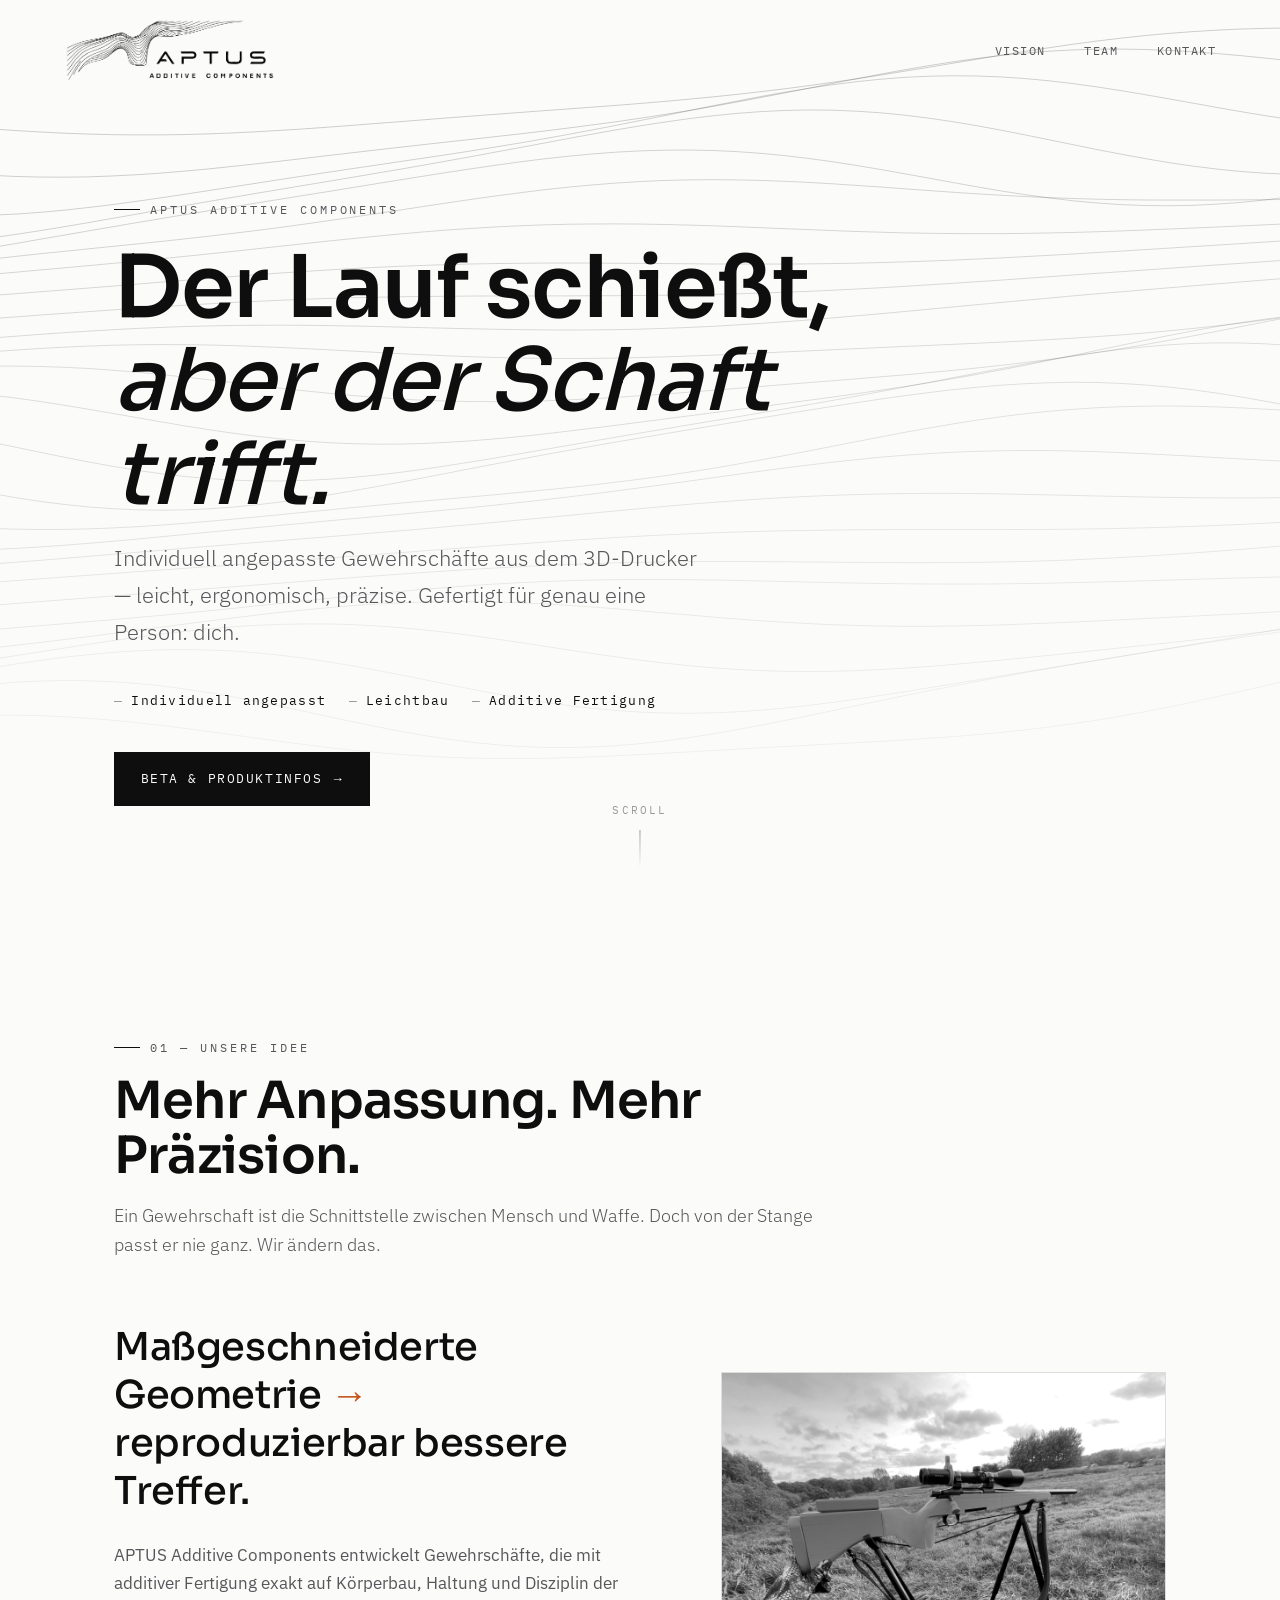
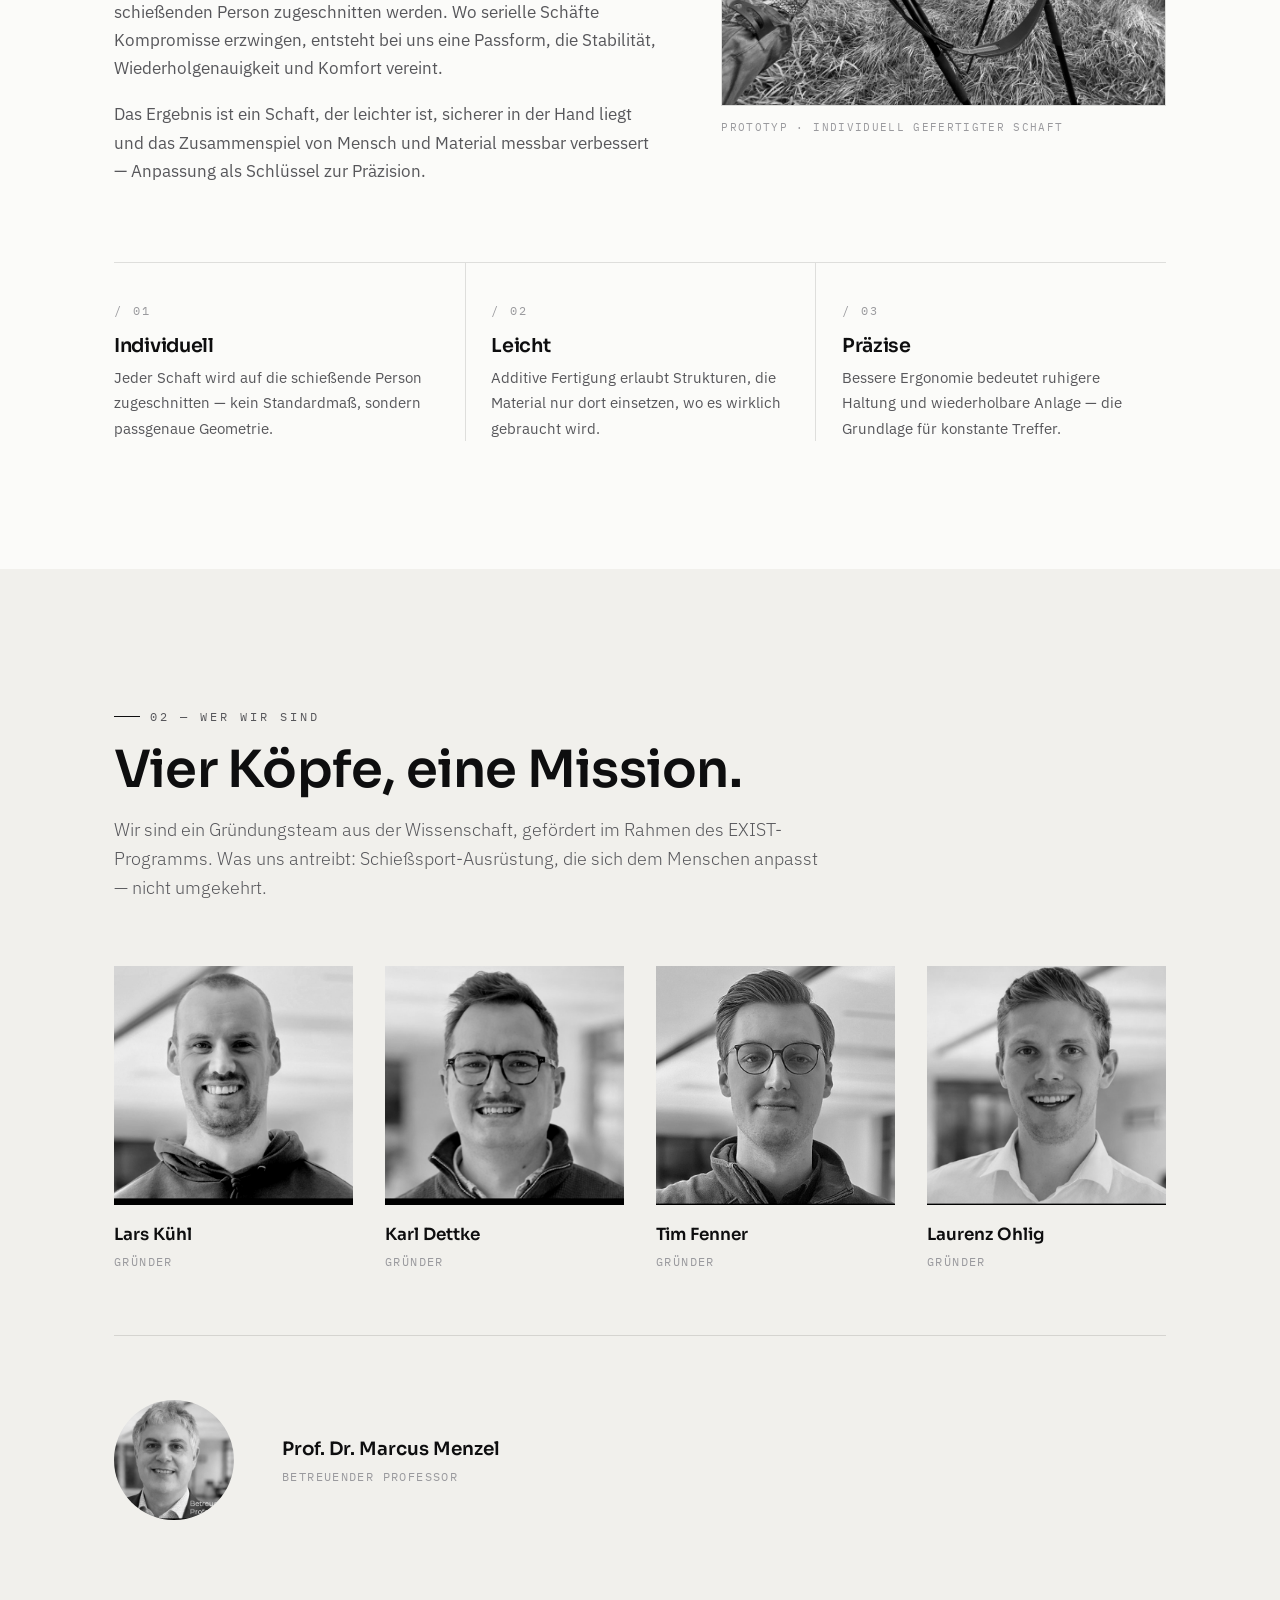
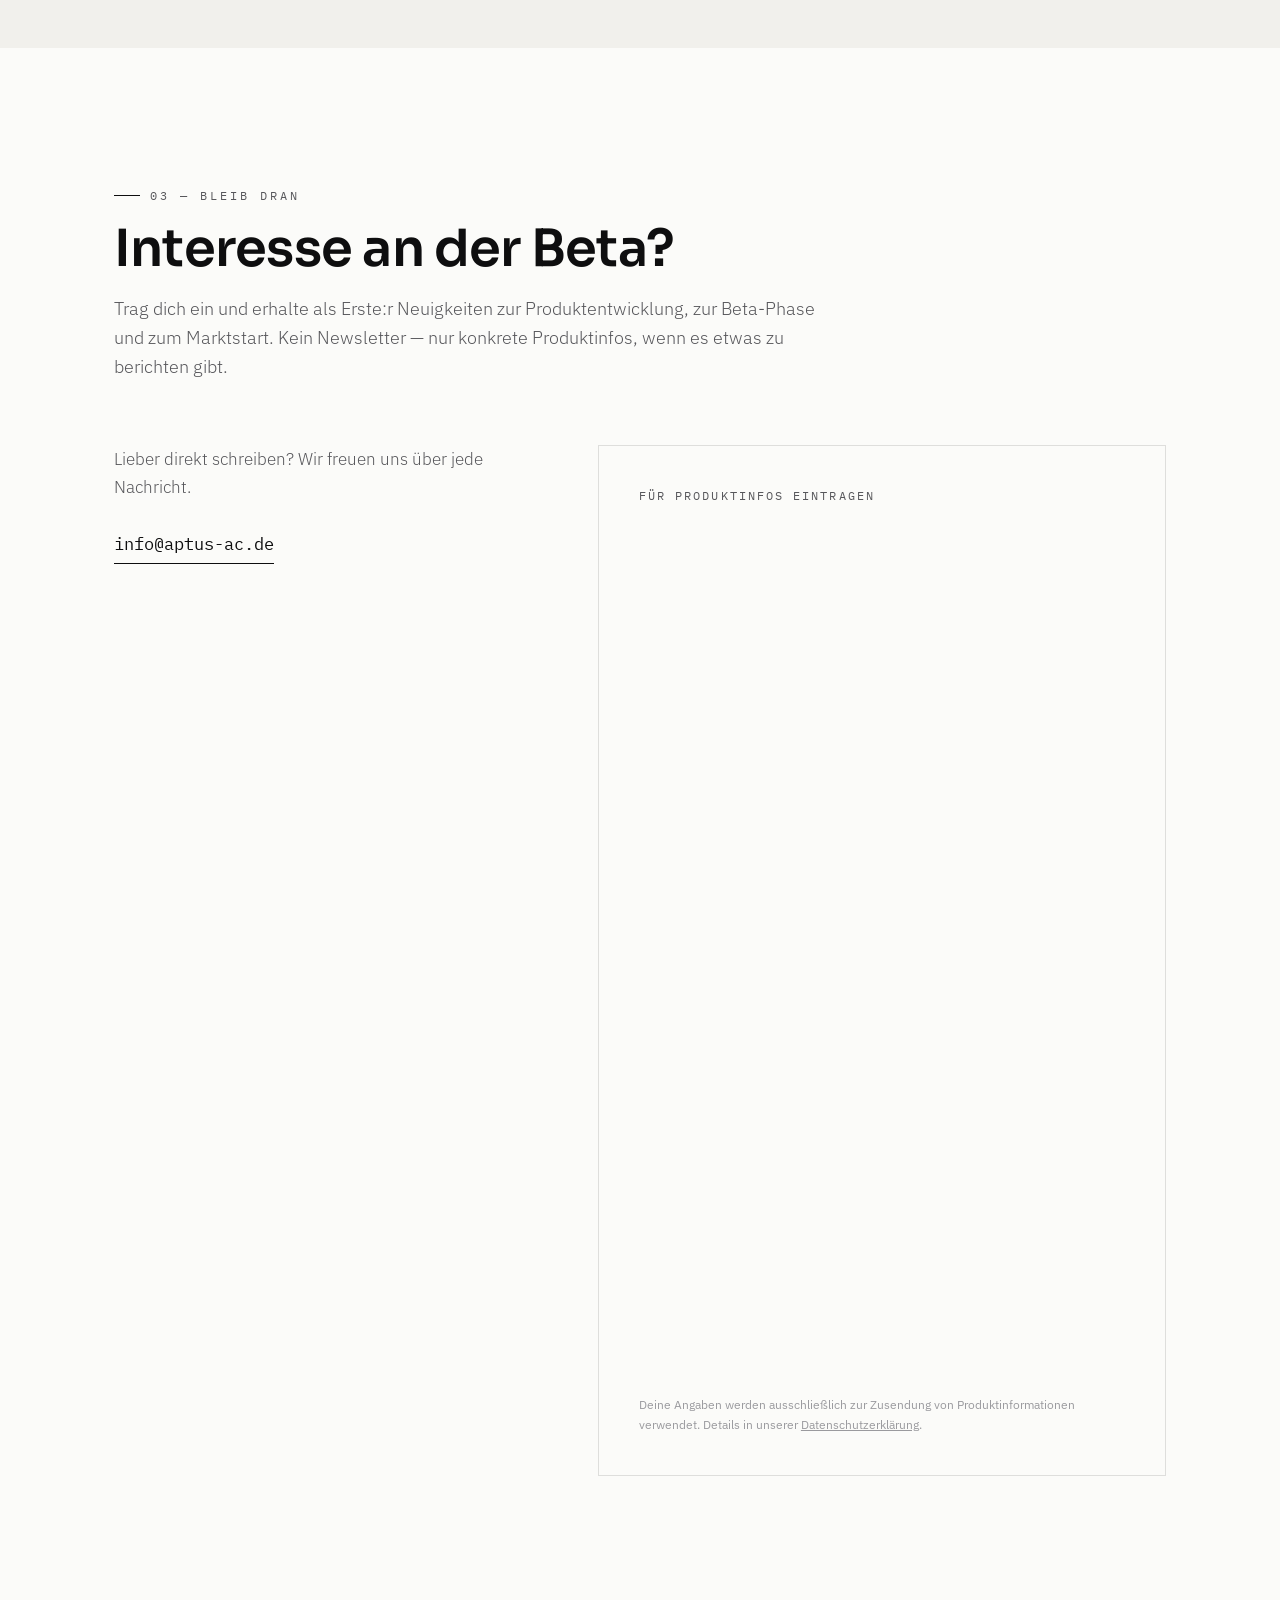
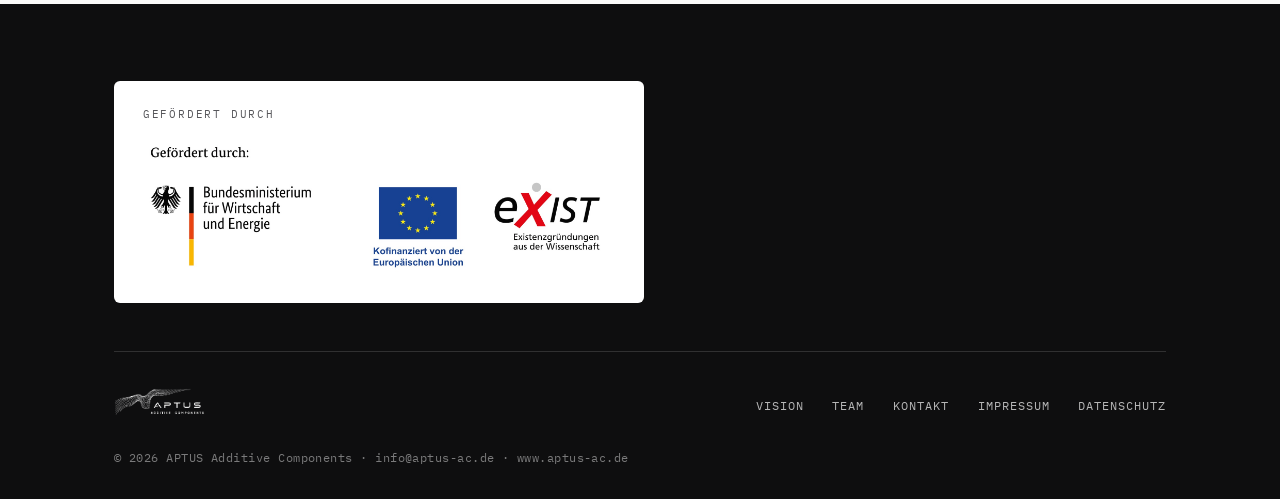
<file: index.html>
<!DOCTYPE html>
<html lang="de">
<head>
  <meta charset="UTF-8" />
  <meta name="viewport" content="width=device-width, initial-scale=1" />
  <title>APTUS · Additive Components — Individuelle 3D-gedruckte Gewehrschäfte</title>
  <meta name="description" content="APTUS Additive Components entwickelt individuell angepasste, leichte und präzise Gewehrschäfte aus dem 3D-Drucker. Der Lauf schießt, aber der Schaft trifft." />

  <!-- Social-Preview (Open Graph) -->
  <meta property="og:type" content="website" />
  <meta property="og:title" content="APTUS · Additive Components" />
  <meta property="og:description" content="Individuell angepasste, leichte und präzise Gewehrschäfte aus dem 3D-Drucker." />
  <meta property="og:image" content="images/logo.png" />

  <link rel="icon" href="images/logo.png" />

  <link rel="stylesheet" href="css/fonts.css" />

  <link rel="stylesheet" href="css/style.css" />
</head>
<body>

  <!-- ============ KOPFZEILE ============ -->
  <header class="site-header" id="header">
    <a href="#top" class="logo" aria-label="APTUS Startseite">
      <img src="images/logo.png" alt="APTUS Additive Components" />
    </a>

    <button class="nav-toggle" id="navToggle" aria-label="Menü öffnen" aria-expanded="false">
      <span></span><span></span><span></span>
    </button>

    <nav class="nav" id="nav">
      <a href="#vision">Vision</a>
      <a href="#team">Team</a>
      <a href="#kontakt">Kontakt</a>
    </nav>
  </header>

  <!-- ============ HERO ============ -->
  <section class="hero" id="top">
    <div class="hero-bg" id="heroWave" aria-hidden="true"></div>
    <div class="wrap">
      <div class="hero-inner">
        <span class="eyebrow reveal">APTUS Additive Components</span>
        <h1 class="reveal">Der Lauf schießt,<br><em>aber der Schaft trifft.</em></h1>
        <p class="lede reveal">Individuell angepasste Gewehrschäfte aus dem 3D-Drucker — leicht, ergonomisch, präzise. Gefertigt für genau eine Person: dich.</p>
        <div class="spec reveal">
          <span>Individuell angepasst</span>
          <span>Leichtbau</span>
          <span>Additive Fertigung</span>
        </div>
        <a href="#kontakt" class="btn reveal">Beta &amp; Produktinfos <span class="arr">&rarr;</span></a>
      </div>
    </div>
    <div class="scroll-cue" aria-hidden="true"><span>Scroll</span><span class="dot"></span></div>
  </section>

  <!-- ============ VISION / IDEE ============ -->
  <section class="section" id="vision">
    <div class="wrap">
      <div class="sec-head reveal">
        <span class="eyebrow">01 — Unsere Idee</span>
        <h2>Mehr Anpassung. Mehr Präzision.</h2>
        <p>Ein Gewehrschaft ist die Schnittstelle zwischen Mensch und Waffe. Doch von der Stange passt er nie ganz. Wir ändern das.</p>
      </div>

      <div class="vision-grid">
        <div class="vision-text reveal">
          <p class="vision-claim">Maßgeschneiderte Geometrie <span class="arrow">&rarr;</span> reproduzierbar bessere Treffer.</p>
          <p>APTUS Additive Components entwickelt Gewehrschäfte, die mit additiver Fertigung exakt auf Körperbau, Haltung und Disziplin der schießenden Person zugeschnitten werden. Wo serielle Schäfte Kompromisse erzwingen, entsteht bei uns eine Passform, die Stabilität, Wiederholgenauigkeit und Komfort vereint.</p>
          <p>Das Ergebnis ist ein Schaft, der leichter ist, sicherer in der Hand liegt und das Zusammenspiel von Mensch und Material messbar verbessert — Anpassung als Schlüssel zur Präzision.</p>
        </div>

        <figure class="vision-media reveal">
          <img src="images/product.jpg" alt="Individuell gefertigter Gewehrschaft von APTUS" />
          <figcaption>Prototyp · individuell gefertigter Schaft</figcaption>
        </figure>
      </div>

      <div class="features">
        <div class="feature reveal">
          <span class="num">/ 01</span>
          <h3>Individuell</h3>
          <p>Jeder Schaft wird auf die schießende Person zugeschnitten — kein Standardmaß, sondern passgenaue Geometrie.</p>
        </div>
        <div class="feature reveal">
          <span class="num">/ 02</span>
          <h3>Leicht</h3>
          <p>Additive Fertigung erlaubt Strukturen, die Material nur dort einsetzen, wo es wirklich gebraucht wird.</p>
        </div>
        <div class="feature reveal">
          <span class="num">/ 03</span>
          <h3>Präzise</h3>
          <p>Bessere Ergonomie bedeutet ruhigere Haltung und wiederholbare Anlage — die Grundlage für konstante Treffer.</p>
        </div>
      </div>
    </div>
  </section>

  <!-- ============ TEAM ============ -->
  <section class="section section--alt" id="team">
    <div class="wrap">
      <div class="sec-head reveal">
        <span class="eyebrow">02 — Wer wir sind</span>
        <h2>Vier Köpfe, eine Mission.</h2>
        <p>Wir sind ein Gründungsteam aus der Wissenschaft, gefördert im Rahmen des EXIST-Programms. Was uns antreibt: Schießsport-Ausrüstung, die sich dem Menschen anpasst — nicht umgekehrt.</p>
      </div>

      <div class="team-grid">
        <article class="member reveal">
          <figure><img src="images/team-lars.jpg" alt="Lars Kühl" /></figure>
          <div class="name">Lars Kühl</div>
          <div class="role">Gründer</div>
        </article>
        <article class="member reveal">
          <figure><img src="images/team-karl.jpg" alt="Karl Dettke" /></figure>
          <div class="name">Karl Dettke</div>
          <div class="role">Gründer</div>
        </article>
        <article class="member reveal">
          <figure><img src="images/team-tim.jpg" alt="Tim Fenner" /></figure>
          <div class="name">Tim Fenner</div>
          <div class="role">Gründer</div>
        </article>
        <article class="member reveal">
          <figure><img src="images/team-laurenz.jpg" alt="Laurenz Ohlig" /></figure>
          <div class="name">Laurenz Ohlig</div>
          <div class="role">Gründer</div>
        </article>
      </div>

      <div class="advisor reveal">
        <img src="images/team-menzel.jpg" alt="Prof. Dr. Marcus Menzel" />
        <div>
          <div class="name">Prof. Dr. Marcus Menzel</div>
          <div class="role">Betreuender Professor</div>
        </div>
      </div>
    </div>
  </section>

  <!-- ============ KONTAKT ============ -->
  <section class="section" id="kontakt">
    <div class="wrap">
      <div class="sec-head reveal">
        <span class="eyebrow">03 — Bleib dran</span>
        <h2>Interesse an der Beta?</h2>
        <p>Trag dich ein und erhalte als Erste:r Neuigkeiten zur Produktentwicklung, zur Beta-Phase und zum Marktstart. Kein Newsletter — nur konkrete Produktinfos, wenn es etwas zu berichten gibt.</p>
      </div>

      <div class="contact-grid">
        <div class="contact-info reveal">
          <p>Lieber direkt schreiben? Wir freuen uns über jede Nachricht.</p>
          <a class="contact-mail" href="mailto:info@aptus-ac.de">info@aptus-ac.de</a>
        </div>

        <div class="form-card reveal">
          <p class="form-label">Für Produktinfos eintragen</p>

          <!-- ====================================================
               HIER KOMMT DEIN TALLY-FORMULAR HIN.
               1. Lege auf tally.so ein Formular an (z. B. Feld "E-Mail").
               2. Unter  Share → Embed  bekommst du einen Code wie:
                    <iframe data-tally-src="https://tally.so/embed/XXXX..."
                            loading="lazy" width="100%" height="320"
                            frameborder="0" title="APTUS Produktinfos"></iframe>
                    <script src="https://tally.so/widgets/embed.js"></script>
               3. Lösche den Platzhalter unten und füge stattdessen
                  deinen iframe + das script hier ein.
               ==================================================== -->

          <div class="form-iframe-wrap">
            <iframe data-tally-src="https://tally.so/embed/68M7oO?alignLeft=1&hideTitle=1&transparentBackground=1&dynamicHeight=1" loading="lazy" width="100%" height="850" frameborder="0" marginheight="0" marginwidth="0" title="Kontakt Formular"></iframe>
            <script>var d=document,w="https://tally.so/widgets/embed.js",v=function(){"undefined"!=typeof Tally?Tally.loadEmbeds():d.querySelectorAll("iframe[data-tally-src]:not([src])").forEach((function(e){e.src=e.dataset.tallySrc}))};if("undefined"!=typeof Tally)v();else if(d.querySelector('script[src="'+w+'"]')==null){var s=d.createElement("script");s.src=w,s.onload=v,s.onerror=v,d.body.appendChild(s);}</script>
          </div>

          <p class="consent-note">
            Deine Angaben werden ausschließlich zur Zusendung von Produktinformationen verwendet.
            Details in unserer <a href="datenschutz.html">Datenschutzerklärung</a>.
          </p>
        </div>
      </div>
    </div>
  </section>

  <!-- ============ FUSSZEILE ============ -->
  <footer class="site-footer">
    <div class="wrap">
      <div class="footer-fund">
        <div class="fund-label">Gefördert durch</div>
        <img src="images/foerderung.png" alt="Gefördert durch das Bundesministerium für Wirtschaft und Energie, kofinanziert von der Europäischen Union, EXIST – Existenzgründungen aus der Wissenschaft" />
      </div>

      <div class="footer-main">
        <a href="#top" class="logo"><img src="images/logo-white.png" alt="APTUS Additive Components" /></a>
        <nav class="footer-links">
          <a href="#vision">Vision</a>
          <a href="#team">Team</a>
          <a href="#kontakt">Kontakt</a>
          <a href="impressum.html">Impressum</a>
          <a href="datenschutz.html">Datenschutz</a>
        </nav>
      </div>
      <p class="footer-copy">© <span id="year"></span> APTUS Additive Components · info@aptus-ac.de · www.aptus-ac.de</p>
    </div>
  </footer>

  <script src="js/main.js"></script>
</body>
</html>
</file>
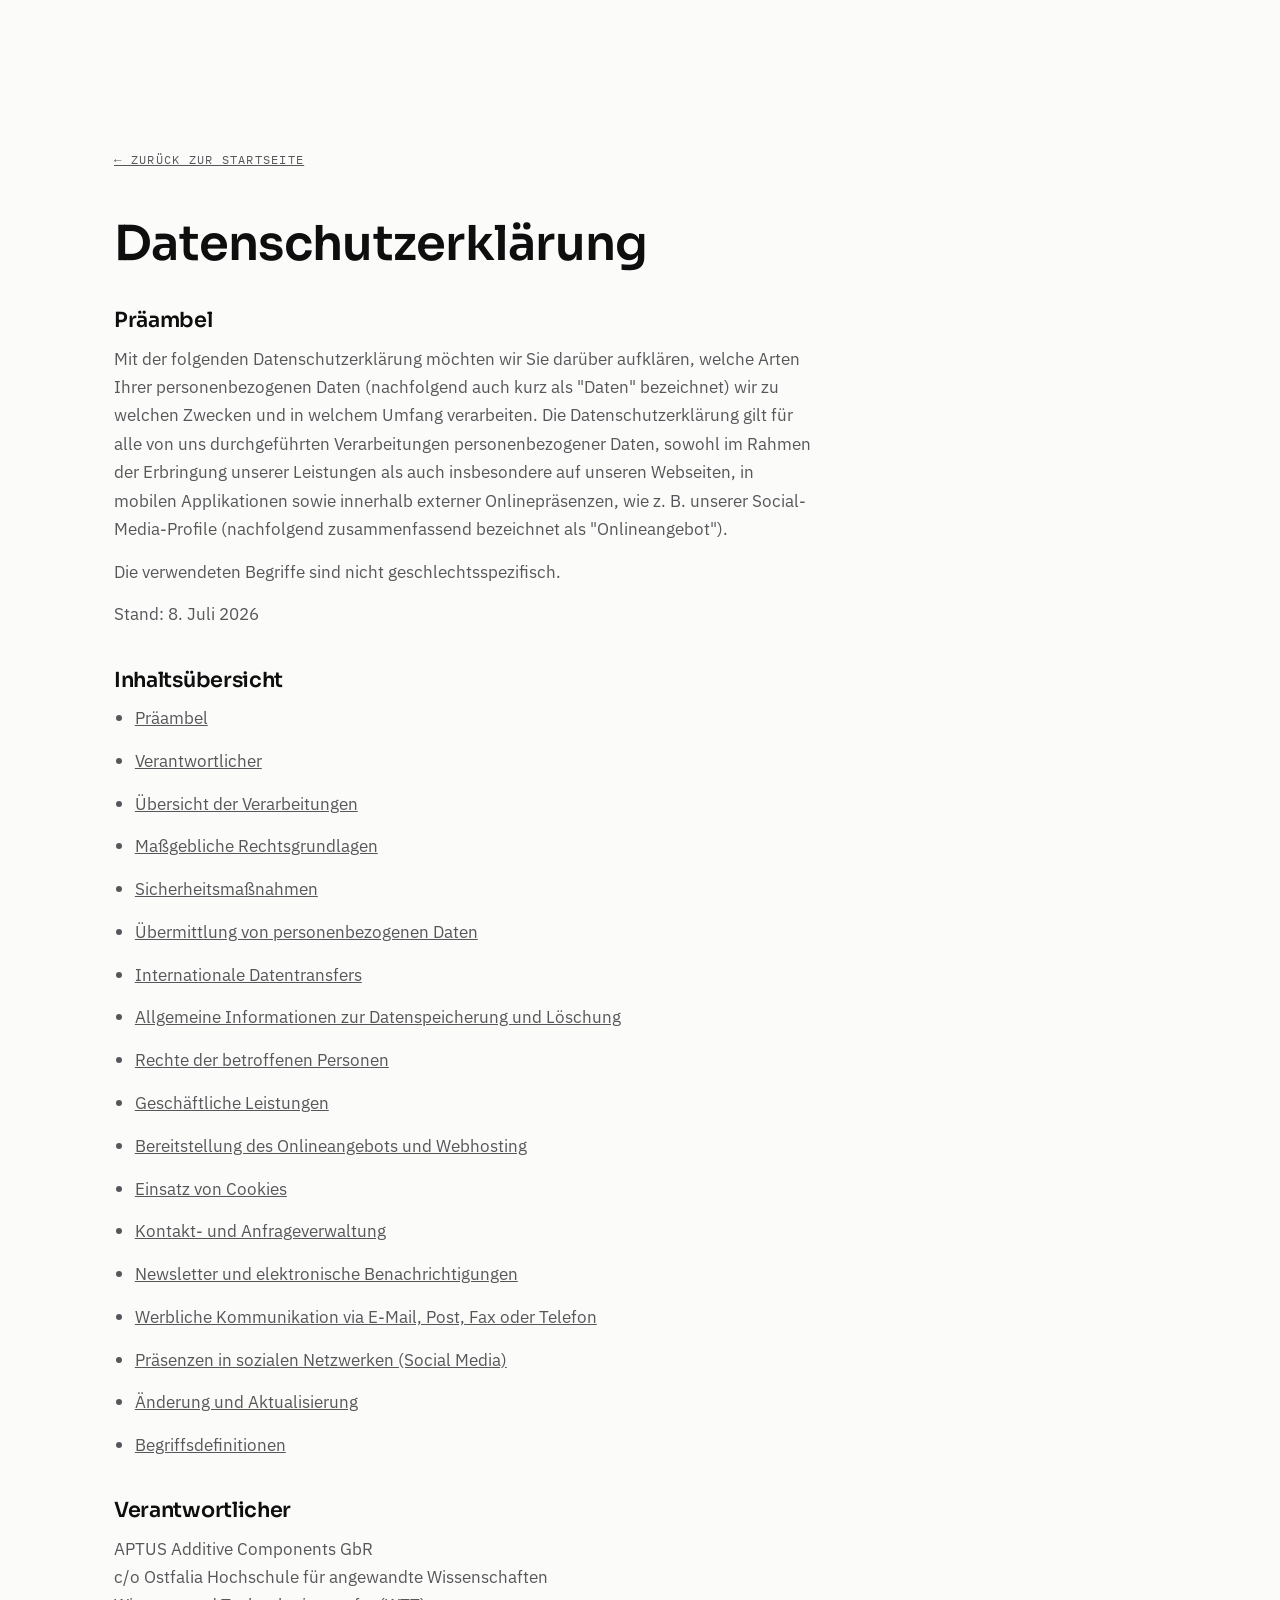
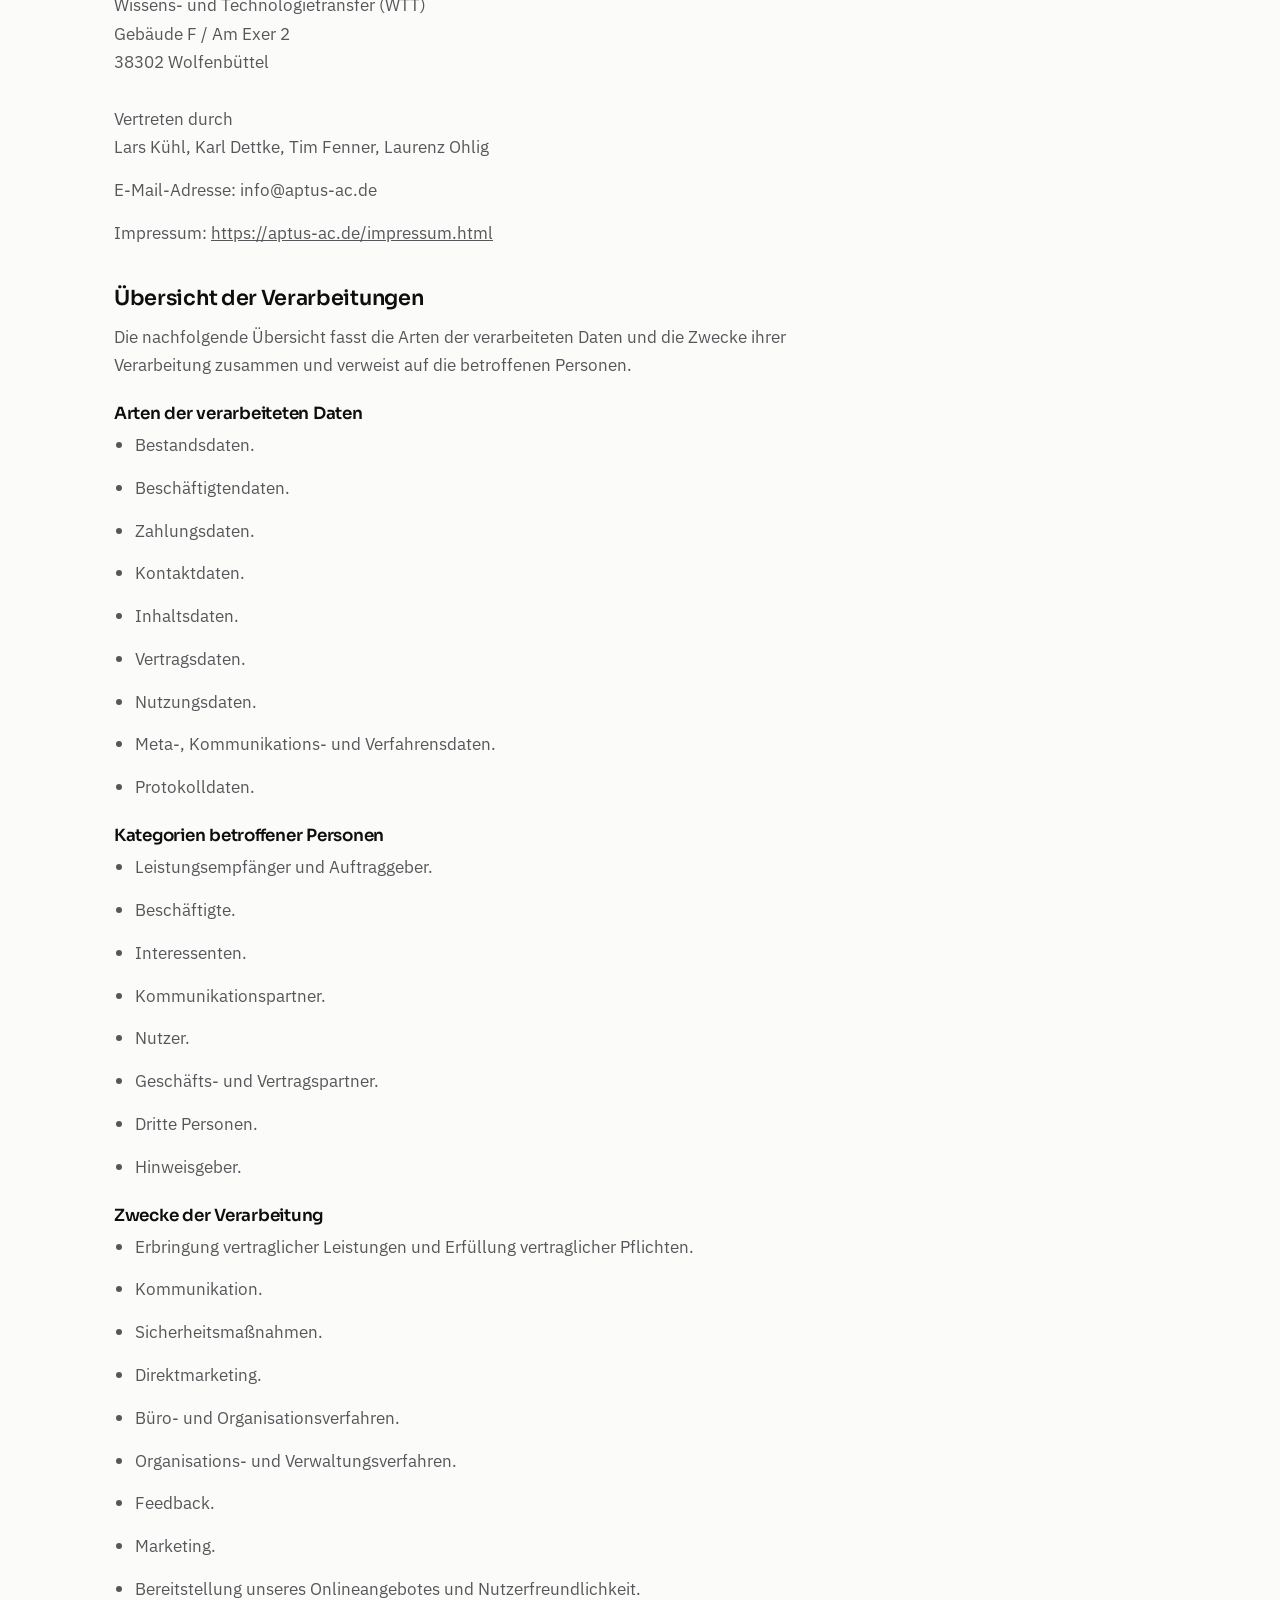
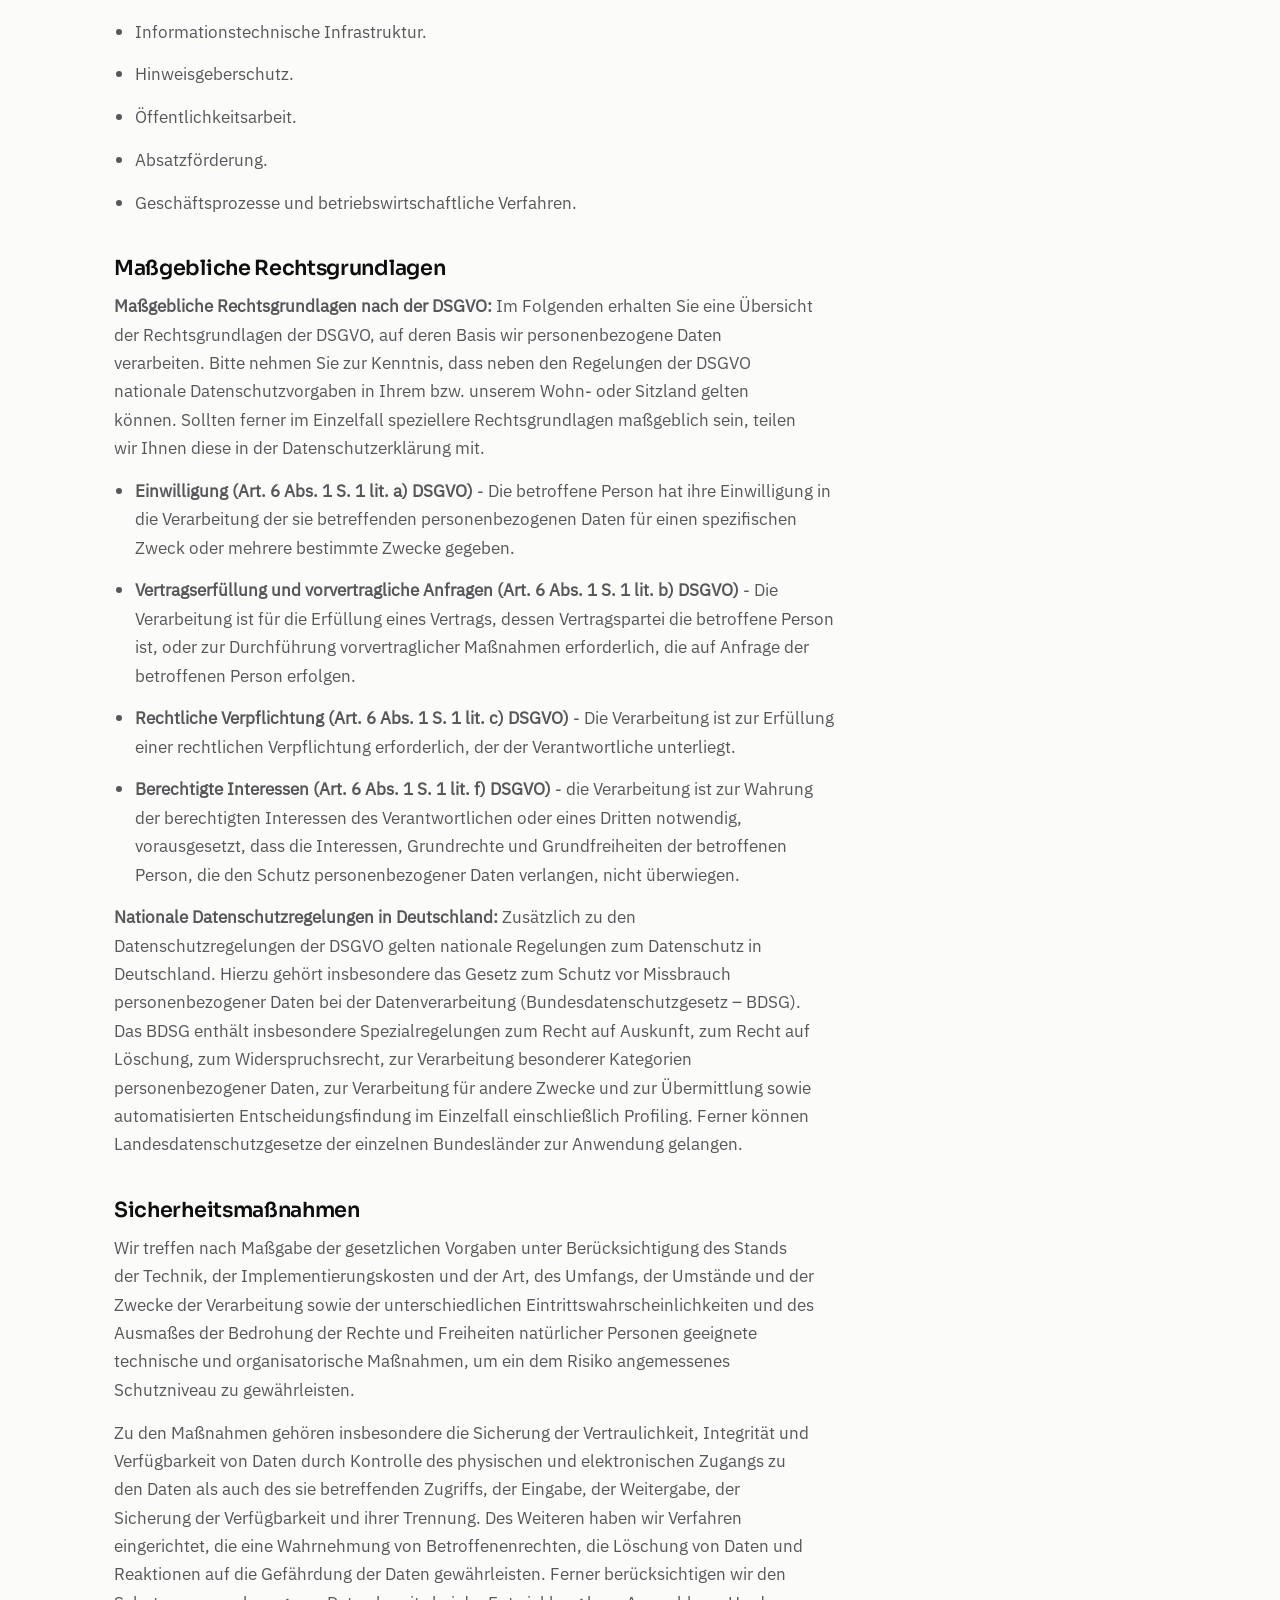
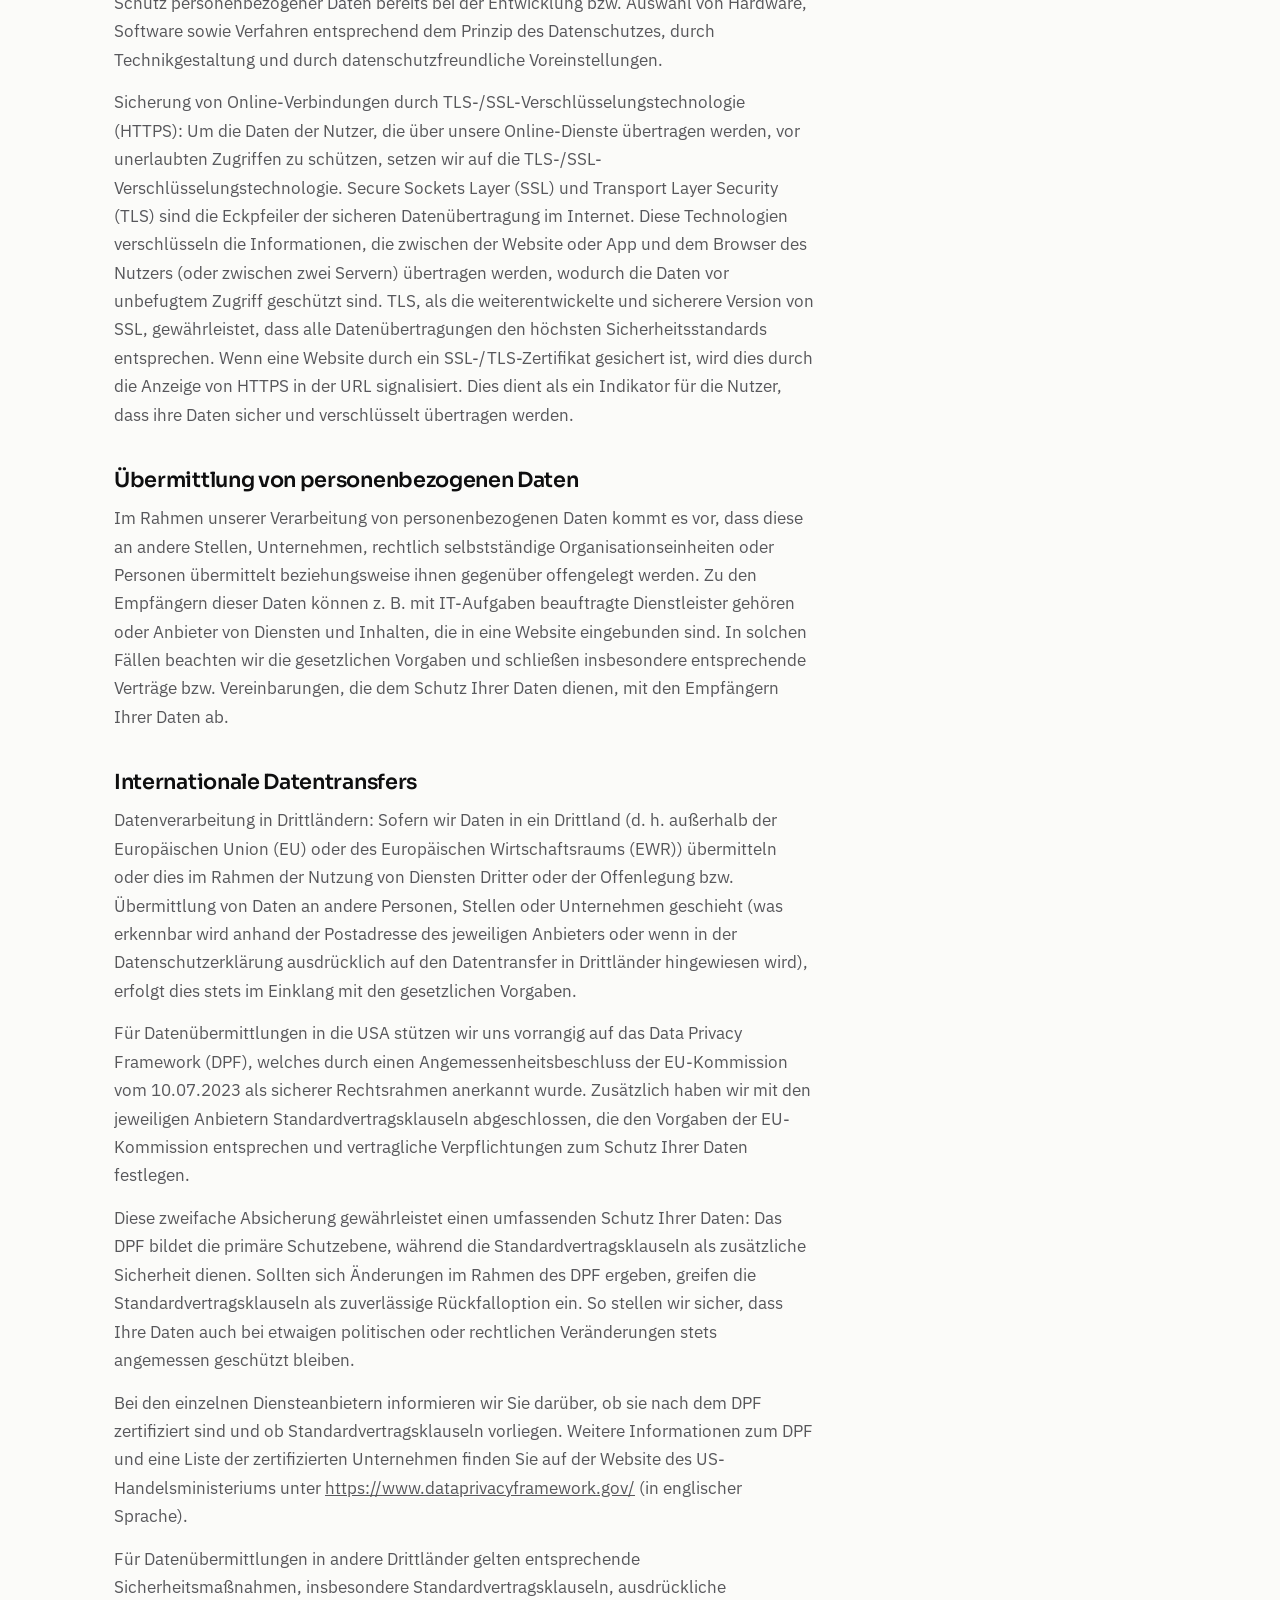
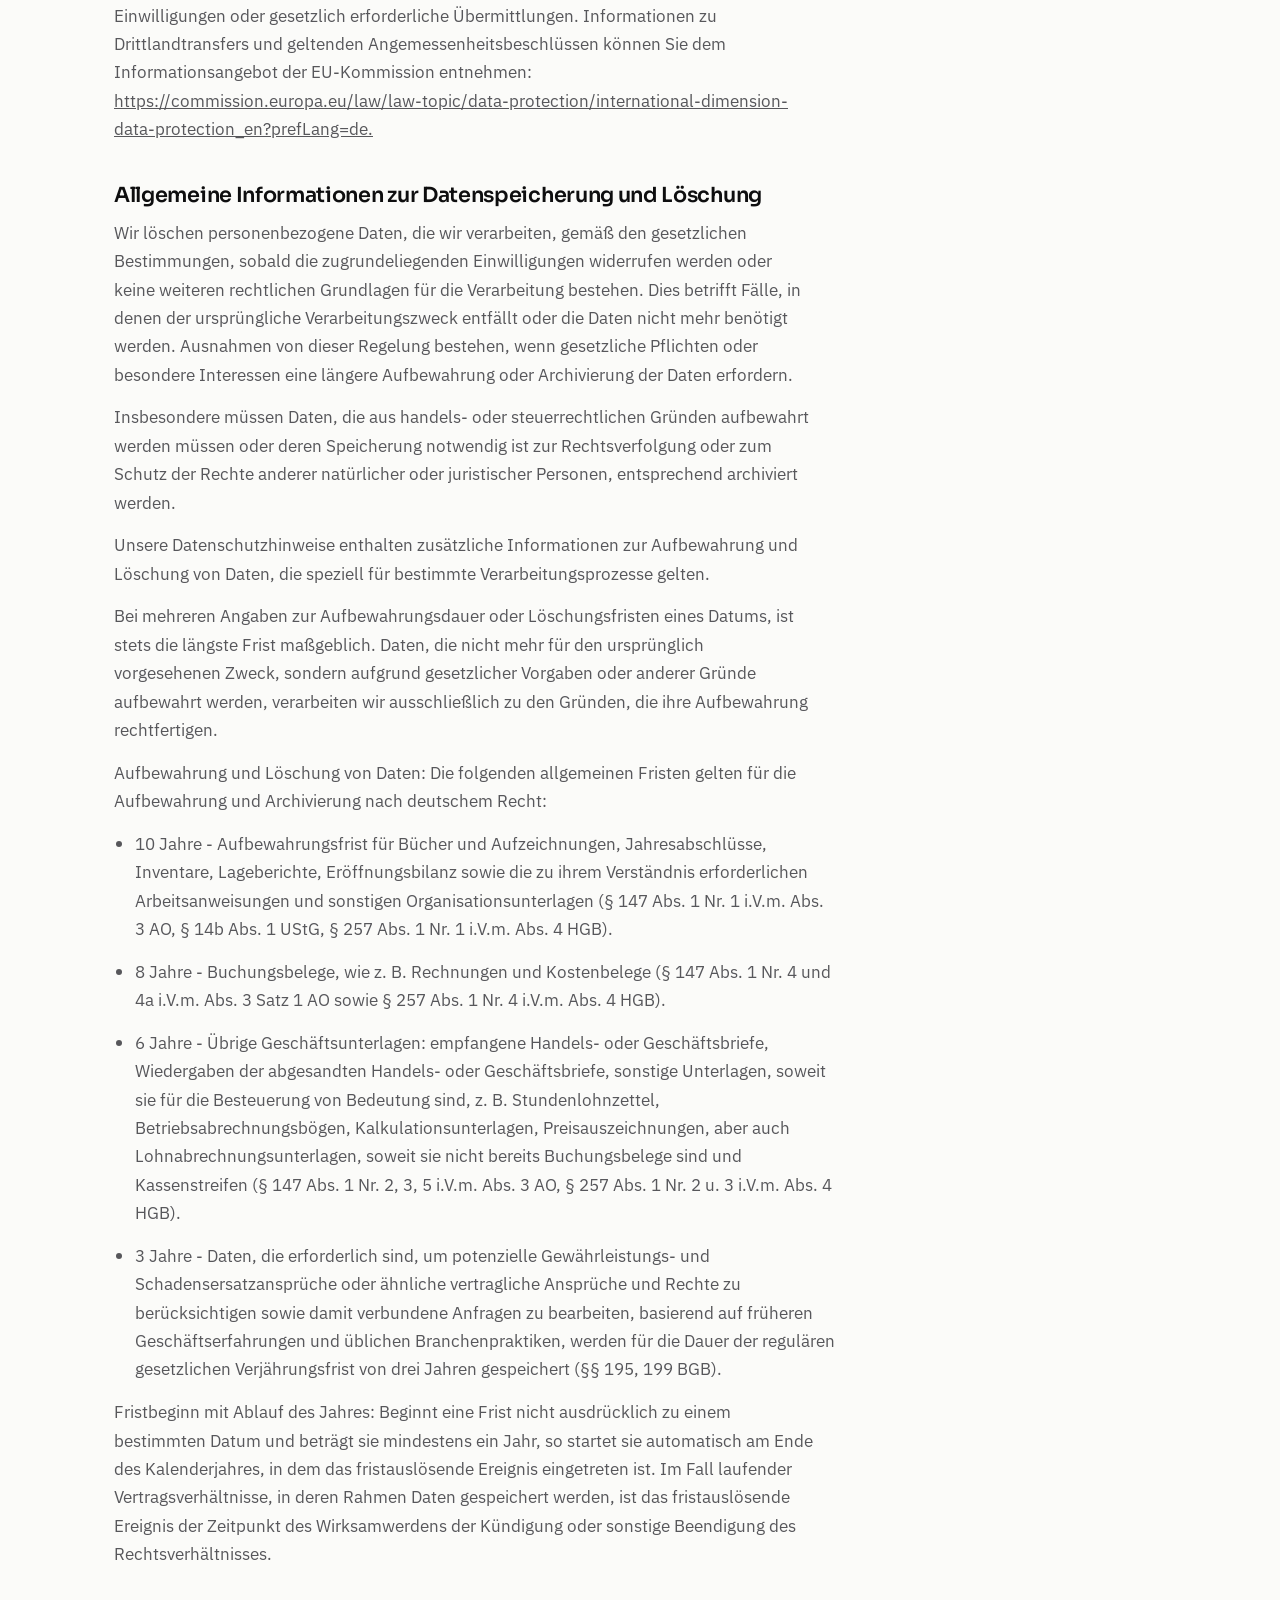
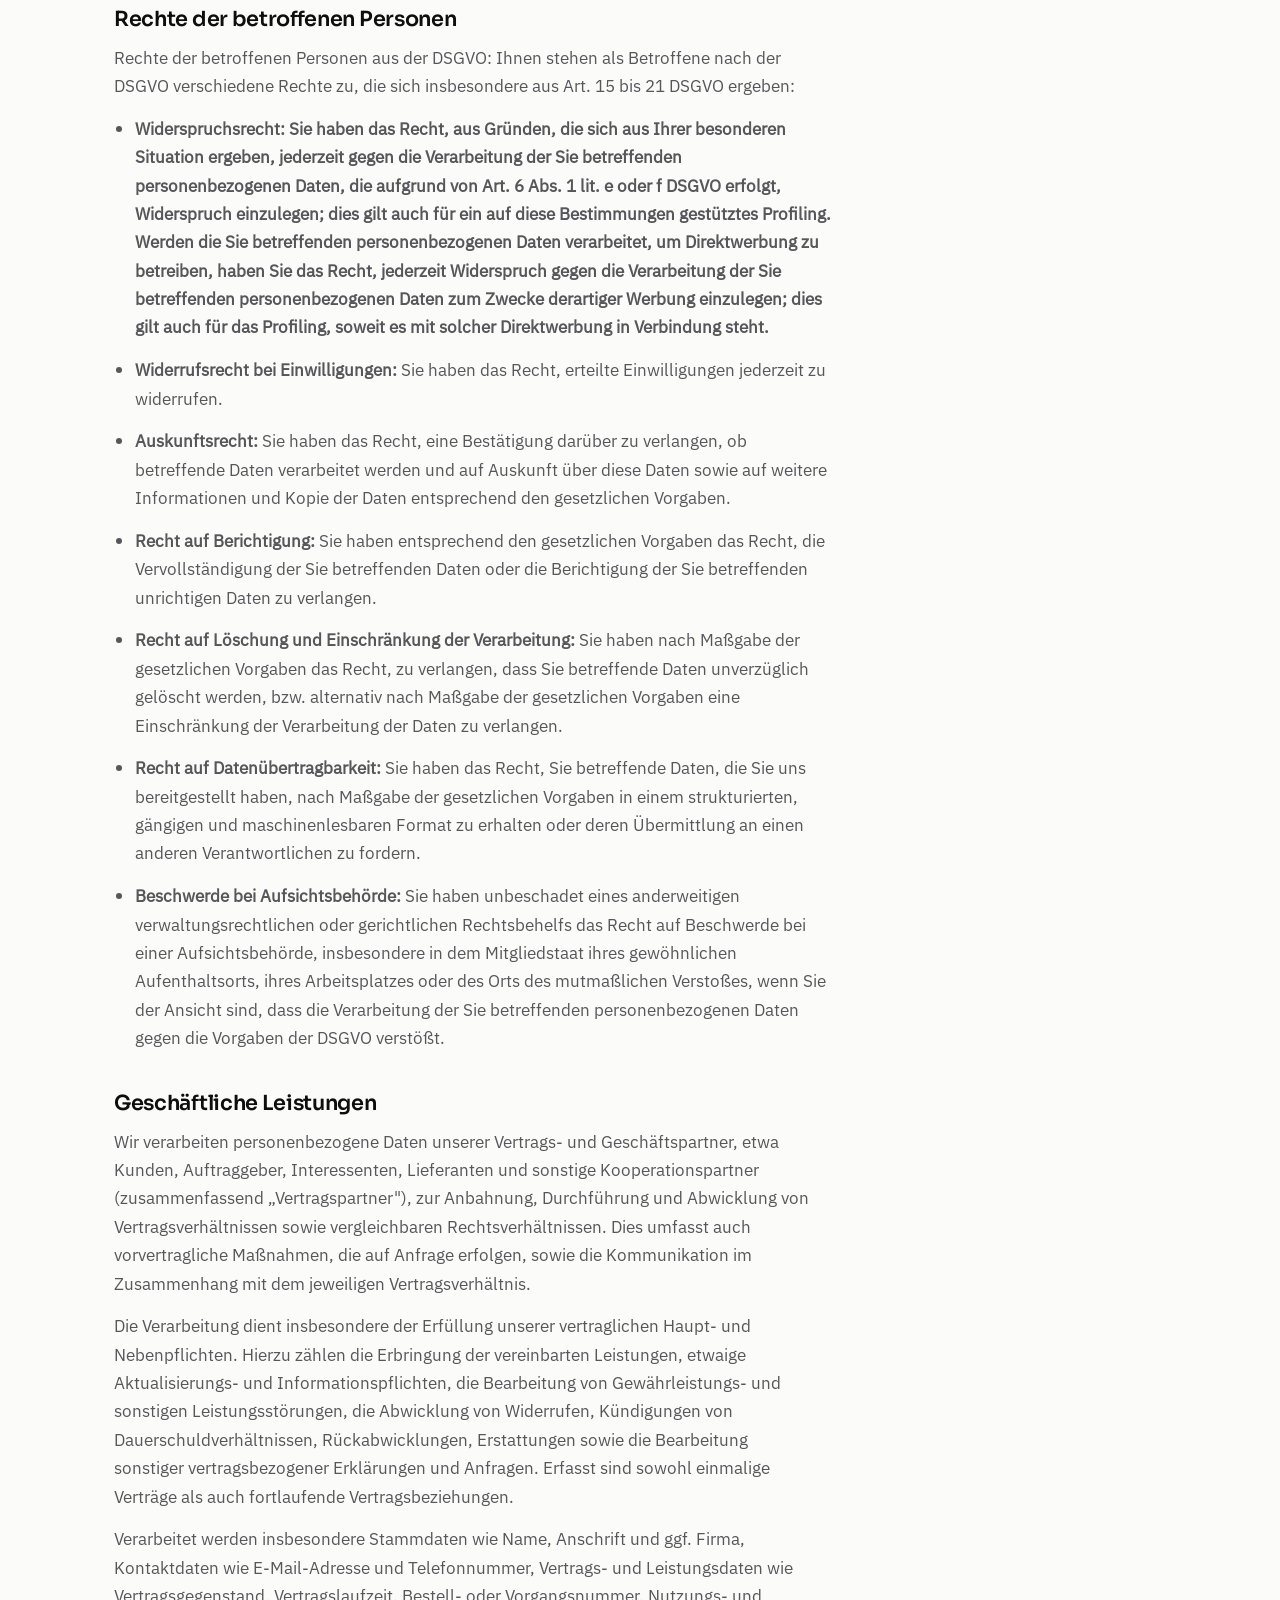
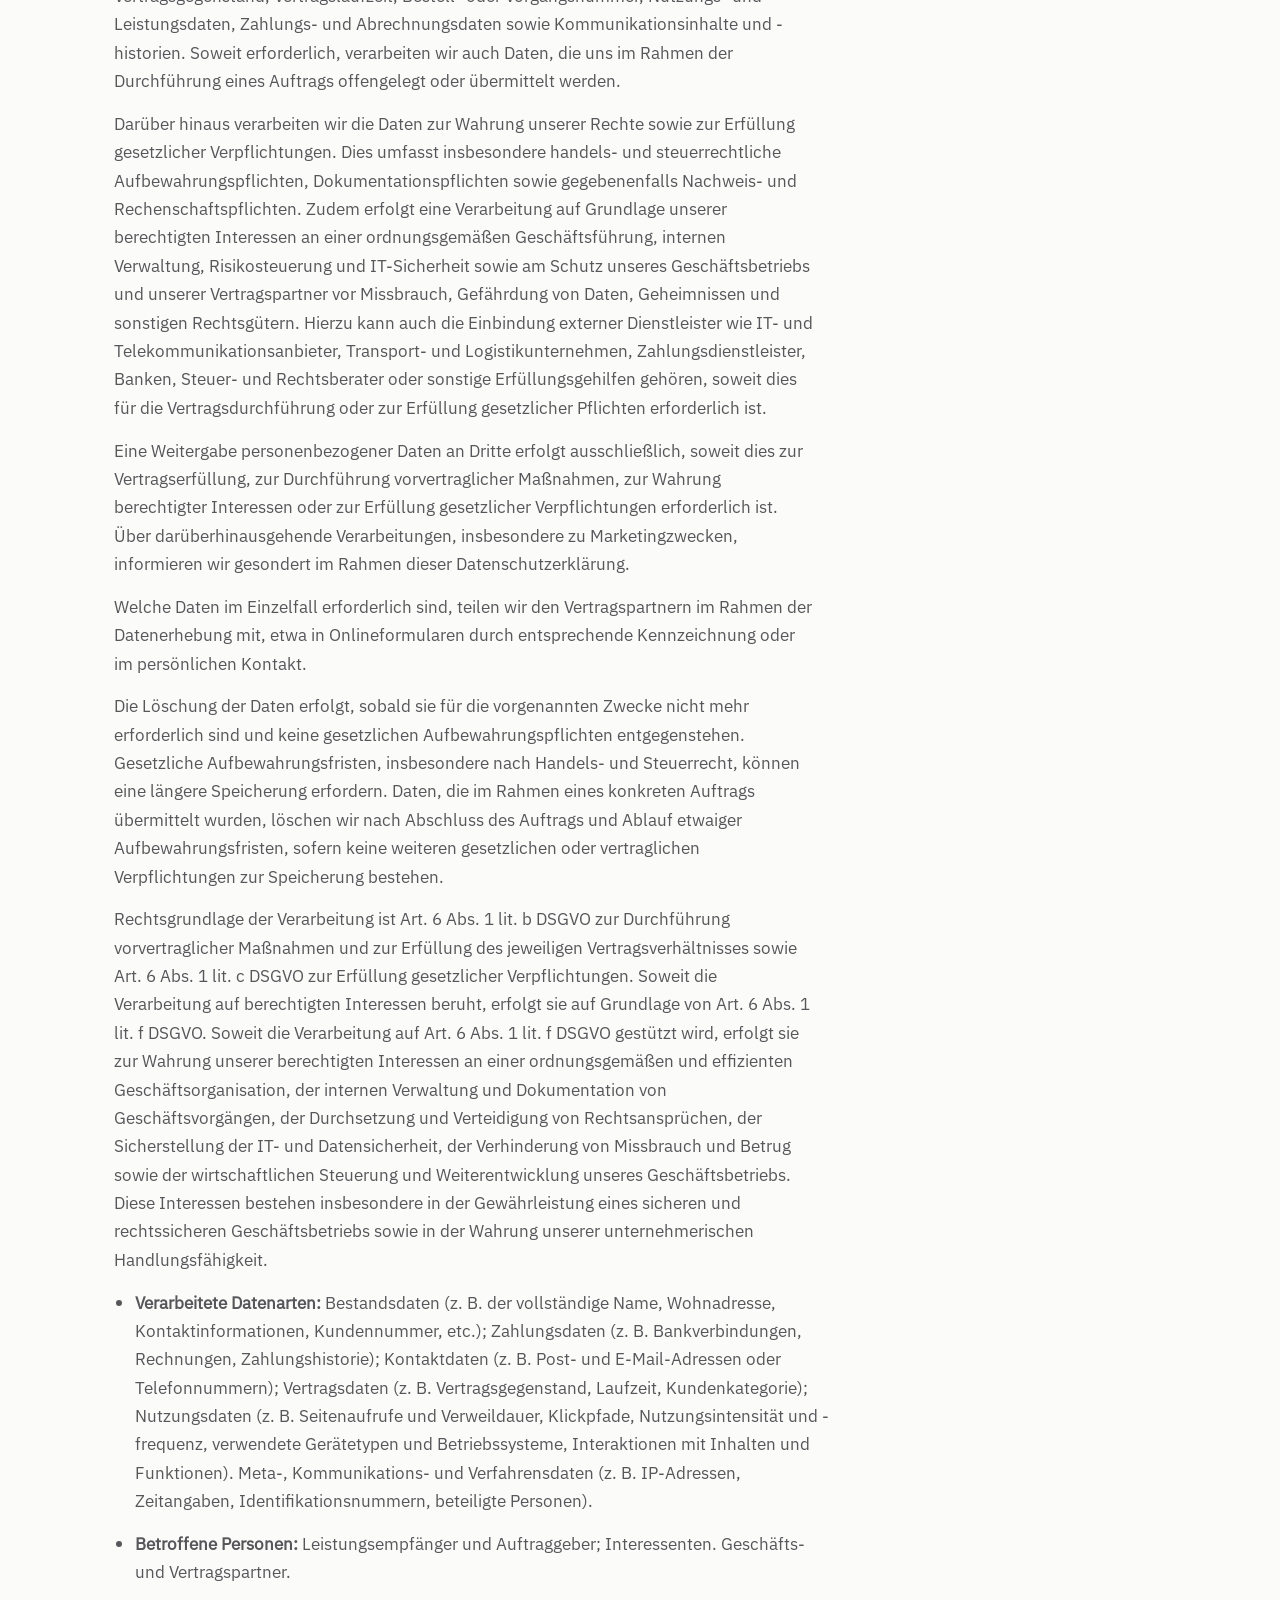
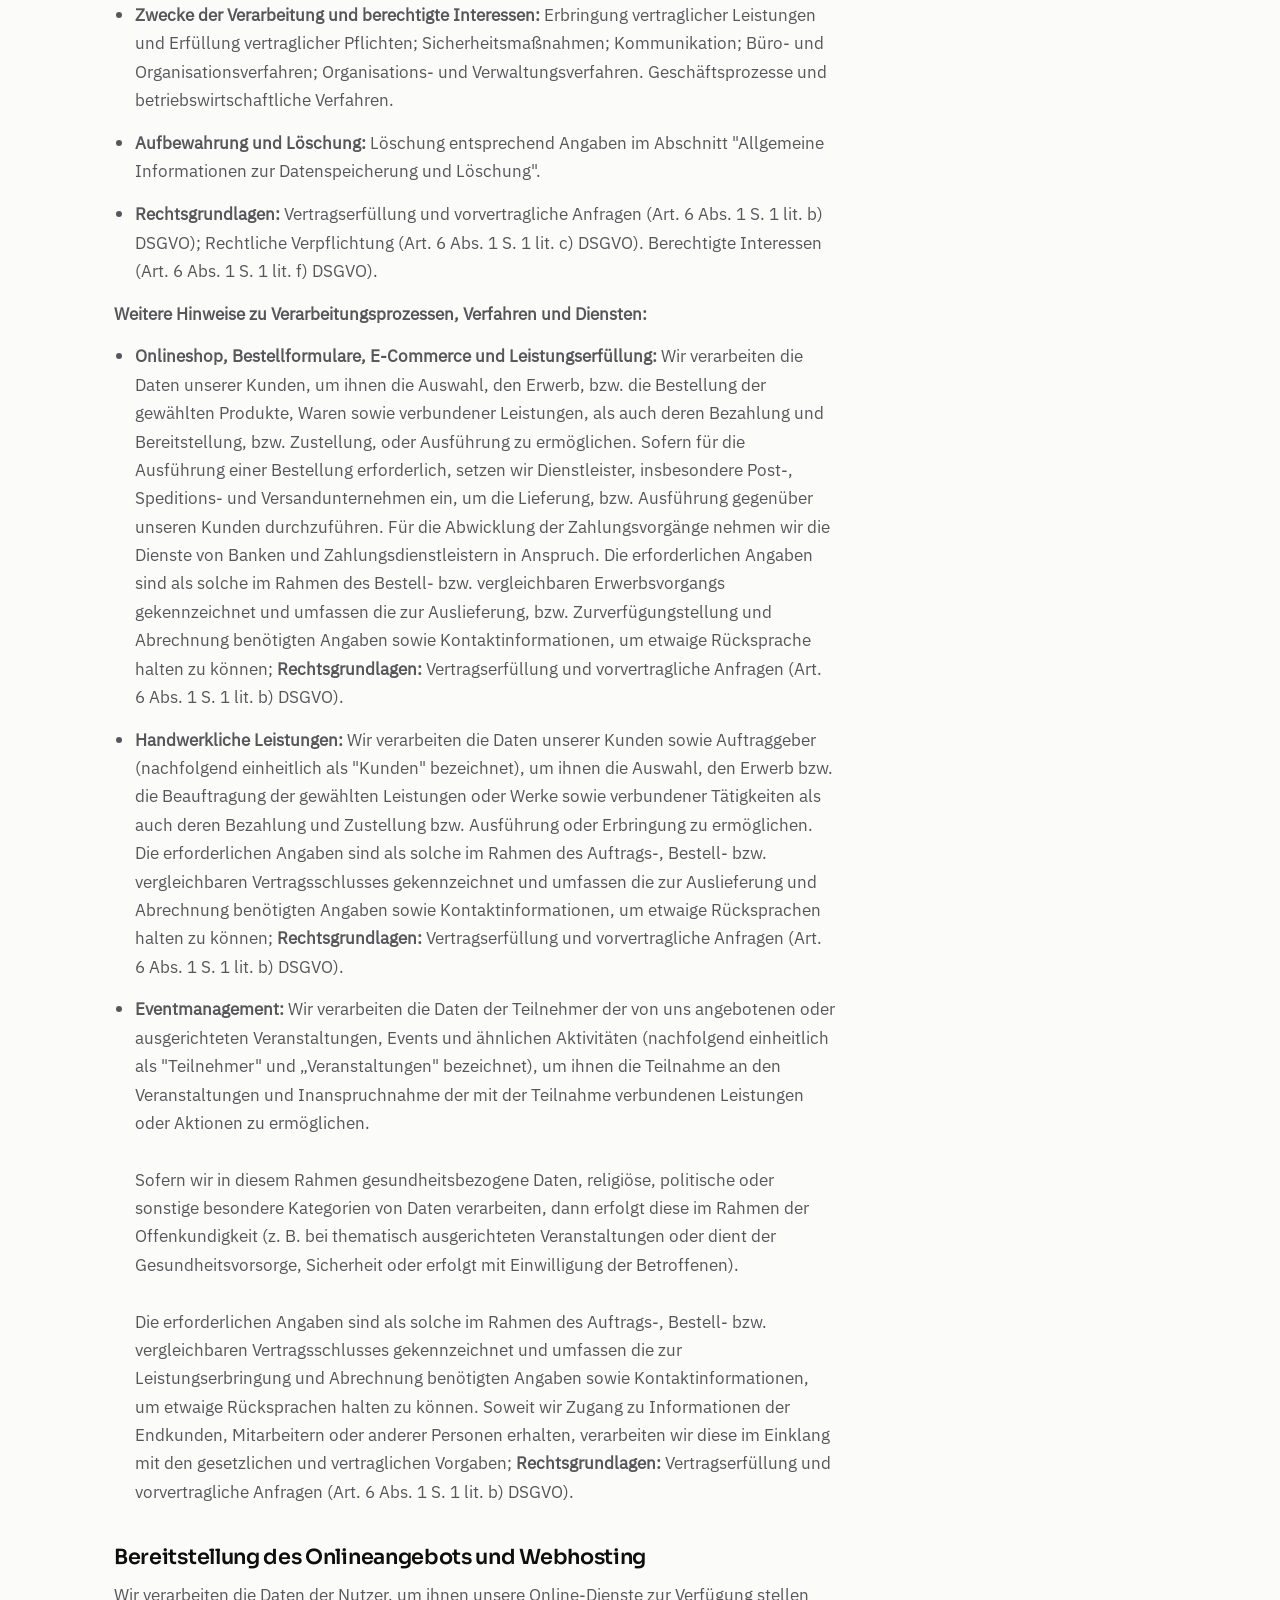
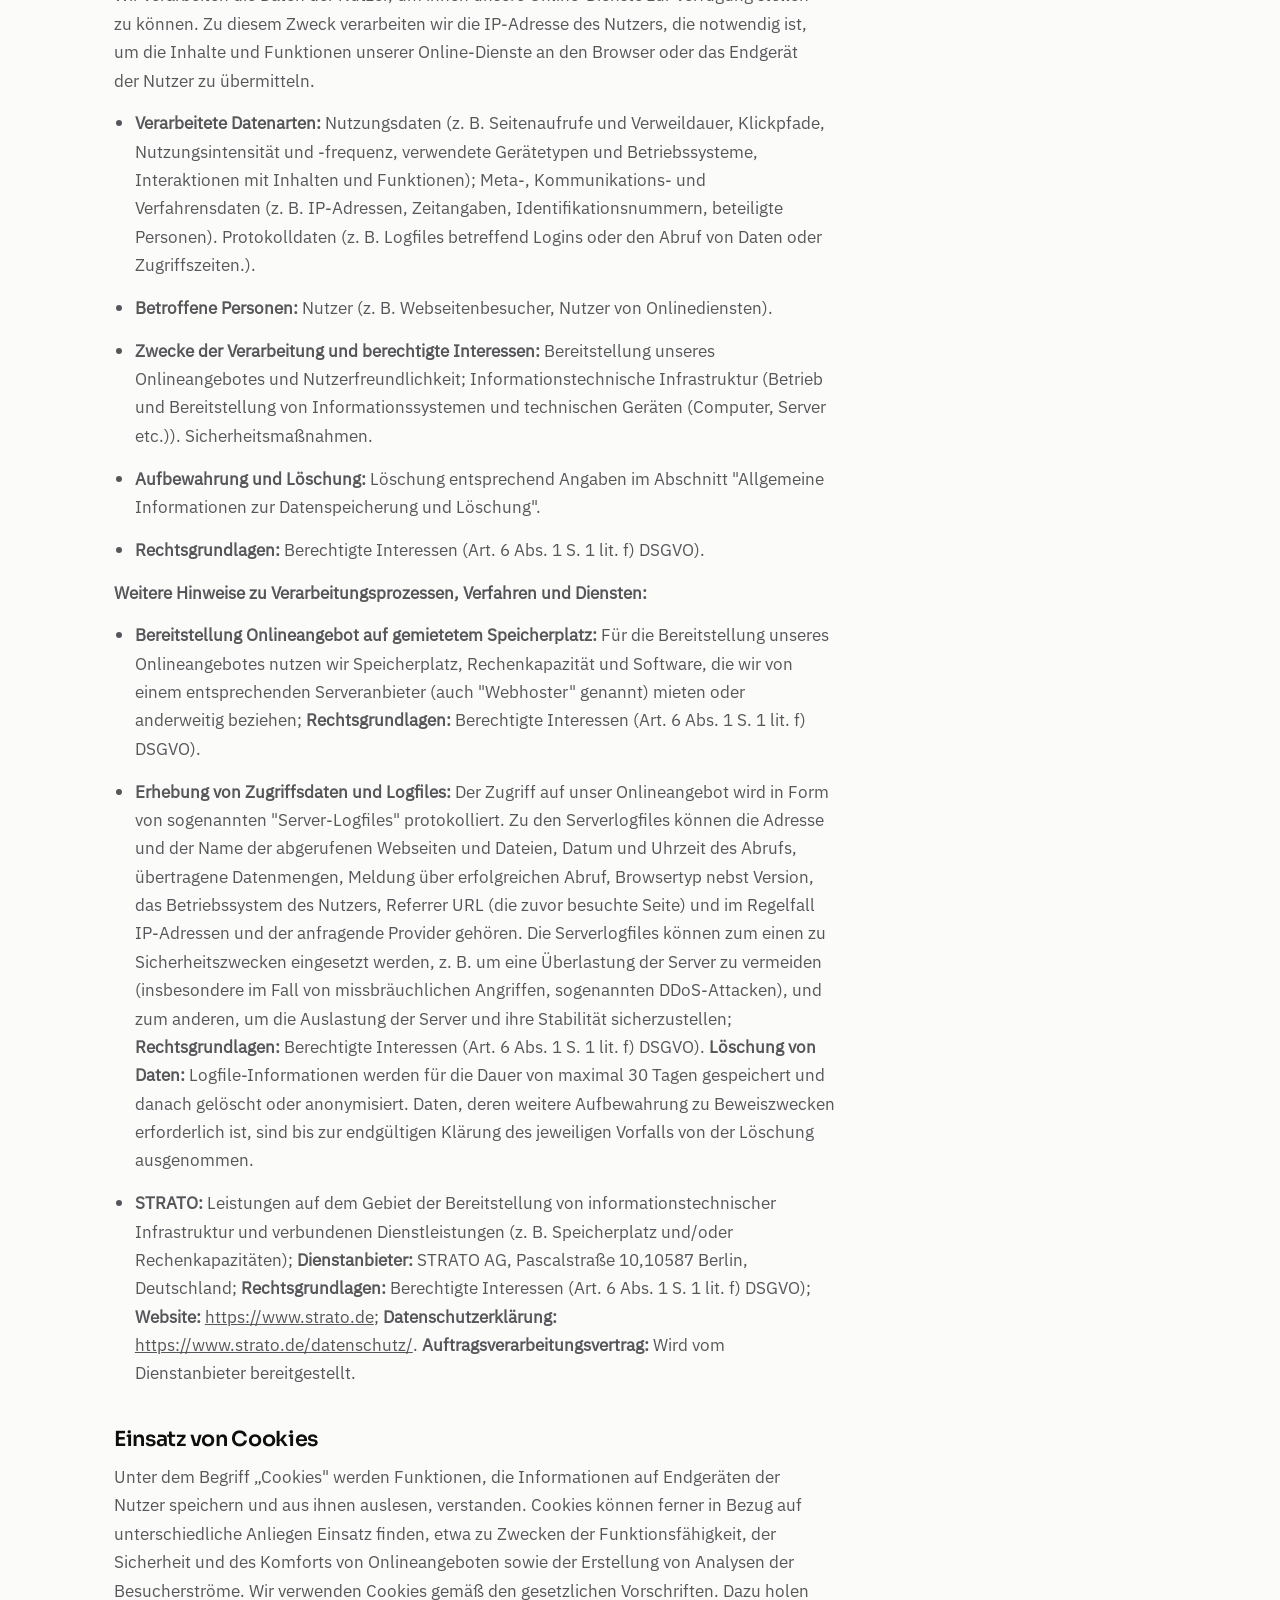
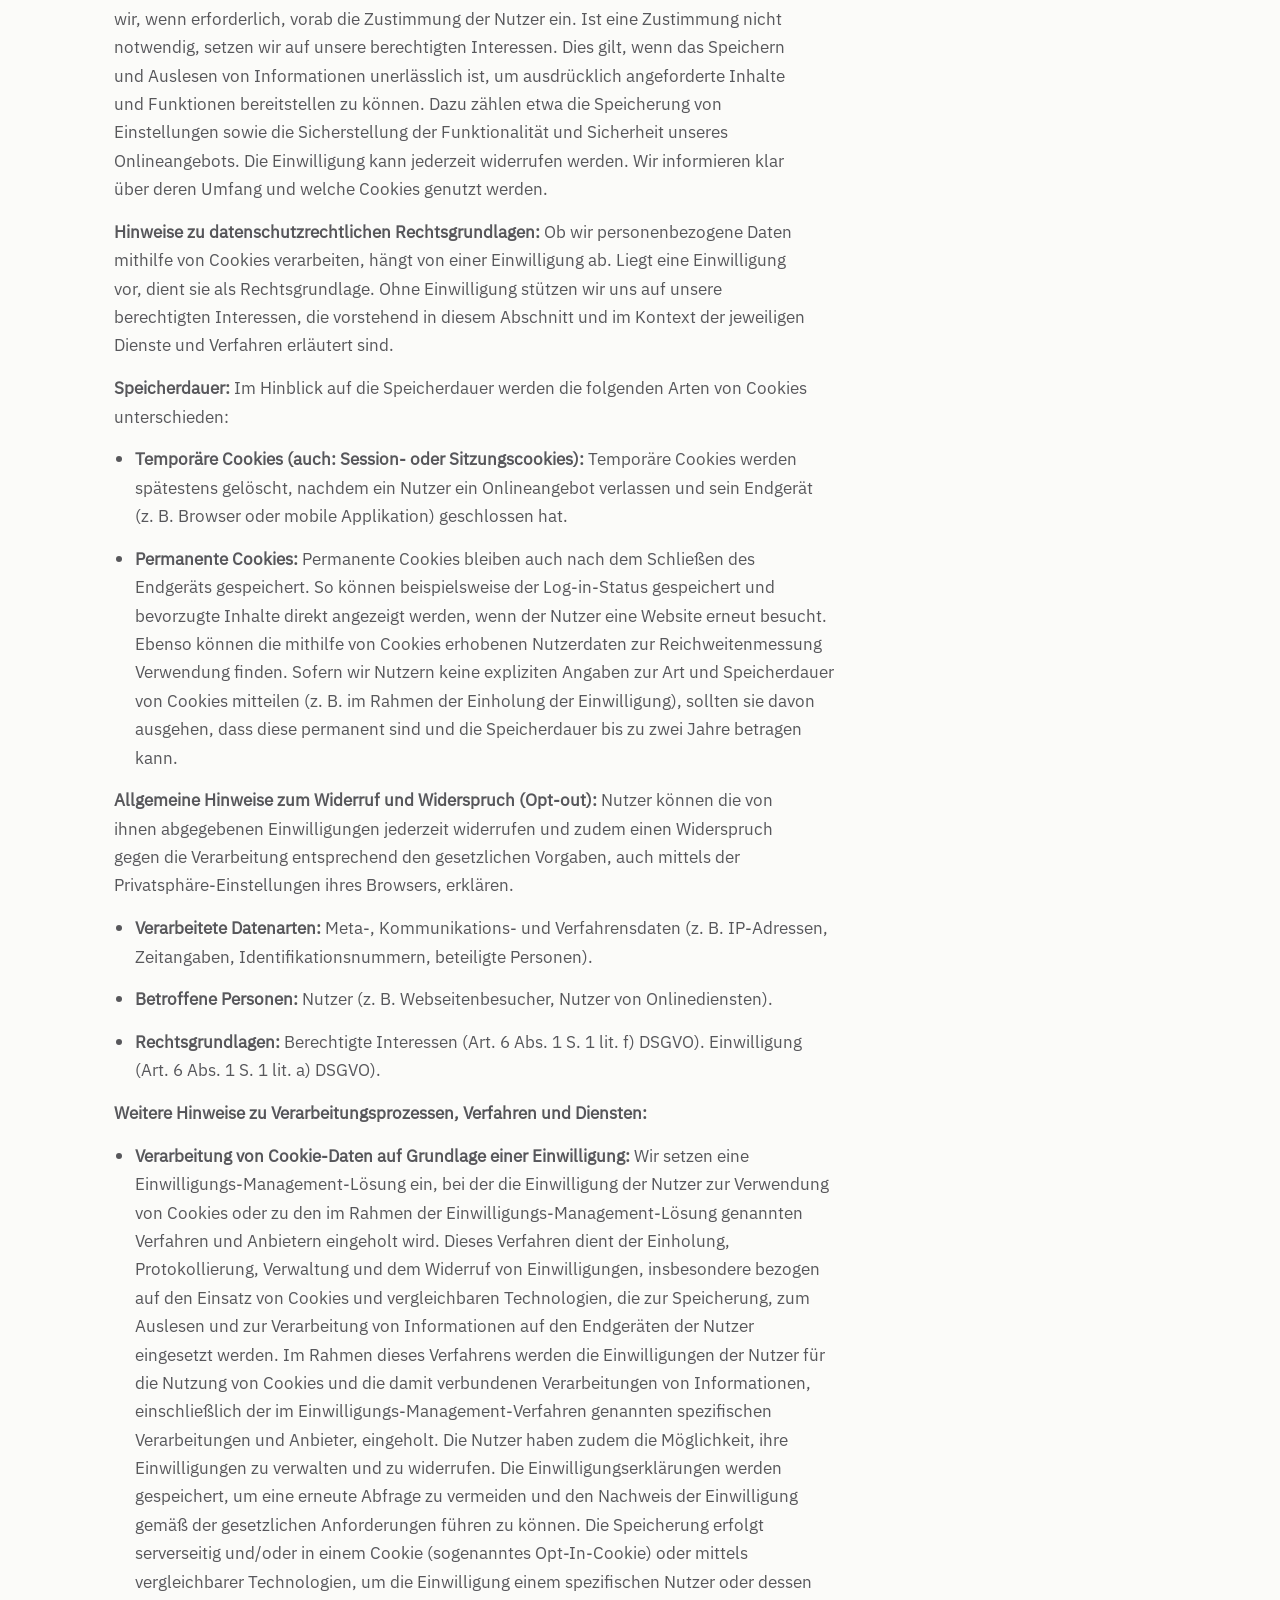
<file: datenschutz.html>
<!DOCTYPE html>
<html lang="de">
<head>
  <meta charset="UTF-8" />
  <meta name="viewport" content="width=device-width, initial-scale=1" />
  <title>Datenschutzerklärung · APTUS Additive Components</title>
  <meta name="robots" content="noindex" />
  <link rel="icon" href="images/logo.png" />
  <link rel="stylesheet" href="css/fonts.css" />

  <link rel="stylesheet" href="css/style.css" />
</head>
<body>
  <main class="wrap legal">
    <a href="index.html" class="back-link">&larr; Zurück zur Startseite</a>

    <h1>Datenschutzerklärung</h1>
<h2 id="m716">Präambel</h2>
<p>Mit der folgenden Datenschutzerklärung möchten wir Sie darüber aufklären, welche Arten Ihrer personenbezogenen Daten (nachfolgend auch kurz als "Daten" bezeichnet) wir zu welchen Zwecken und in welchem Umfang verarbeiten. Die Datenschutzerklärung gilt für alle von uns durchgeführten Verarbeitungen personenbezogener Daten, sowohl im Rahmen der Erbringung unserer Leistungen als auch insbesondere auf unseren Webseiten, in mobilen Applikationen sowie innerhalb externer Onlinepräsenzen, wie z. B. unserer Social-Media-Profile (nachfolgend zusammenfassend bezeichnet als "Onlineangebot").</p>
<p>Die verwendeten Begriffe sind nicht geschlechtsspezifisch.</p>

<p>Stand: 8. Juli 2026</p><h2>Inhaltsübersicht</h2> <ul class="index"><li><a class="index-link" href="#m716">Präambel</a></li><li><a class="index-link" href="#m3">Verantwortlicher</a></li><li><a class="index-link" href="#mOverview">Übersicht der Verarbeitungen</a></li><li><a class="index-link" href="#m2427">Maßgebliche Rechtsgrundlagen</a></li><li><a class="index-link" href="#m27">Sicherheitsmaßnahmen</a></li><li><a class="index-link" href="#m25">Übermittlung von personenbezogenen Daten</a></li><li><a class="index-link" href="#m24">Internationale Datentransfers</a></li><li><a class="index-link" href="#m12">Allgemeine Informationen zur Datenspeicherung und Löschung</a></li><li><a class="index-link" href="#m10">Rechte der betroffenen Personen</a></li><li><a class="index-link" href="#m317">Geschäftliche Leistungen</a></li><li><a class="index-link" href="#m225">Bereitstellung des Onlineangebots und Webhosting</a></li><li><a class="index-link" href="#m134">Einsatz von Cookies</a></li><li><a class="index-link" href="#m182">Kontakt- und Anfrageverwaltung</a></li><li><a class="index-link" href="#m17">Newsletter und elektronische Benachrichtigungen</a></li><li><a class="index-link" href="#m638">Werbliche Kommunikation via E-Mail, Post, Fax oder Telefon</a></li><li><a class="index-link" href="#m136">Präsenzen in sozialen Netzwerken (Social Media)</a></li><li><a class="index-link" href="#m15">Änderung und Aktualisierung</a></li><li><a class="index-link" href="#m42">Begriffsdefinitionen</a></li></ul><h2 id="m3">Verantwortlicher</h2><p>APTUS Additive Components GbR<br>c/o Ostfalia Hochschule für angewandte Wissenschaften<br>Wissens- und Technologietransfer (WTT)<br>Gebäude F / Am Exer 2<br>38302 Wolfenbüttel<br><br>Vertreten durch<br>Lars Kühl, Karl Dettke, Tim Fenner, Laurenz Ohlig</p>
<p>E-Mail-Adresse: info@aptus-ac.de</p>
<p>Impressum: <a href="https://aptus-ac.de/impressum.html" target="_blank">https://aptus-ac.de/impressum.html</a></p>

<h2 id="mOverview">Übersicht der Verarbeitungen</h2><p>Die nachfolgende Übersicht fasst die Arten der verarbeiteten Daten und die Zwecke ihrer Verarbeitung zusammen und verweist auf die betroffenen Personen.</p><h3>Arten der verarbeiteten Daten</h3>
<ul><li>Bestandsdaten.</li><li>Beschäftigtendaten.</li><li>Zahlungsdaten.</li><li>Kontaktdaten.</li><li>Inhaltsdaten.</li><li>Vertragsdaten.</li><li>Nutzungsdaten.</li><li>Meta-, Kommunikations- und Verfahrensdaten.</li><li>Protokolldaten.</li></ul><h3>Kategorien betroffener Personen</h3><ul><li>Leistungsempfänger und Auftraggeber.</li><li>Beschäftigte.</li><li>Interessenten.</li><li>Kommunikationspartner.</li><li>Nutzer.</li><li>Geschäfts- und Vertragspartner.</li><li>Dritte Personen.</li><li>Hinweisgeber.</li></ul><h3>Zwecke der Verarbeitung</h3><ul><li>Erbringung vertraglicher Leistungen und Erfüllung vertraglicher Pflichten.</li><li>Kommunikation.</li><li>Sicherheitsmaßnahmen.</li><li>Direktmarketing.</li><li>Büro- und Organisationsverfahren.</li><li>Organisations- und Verwaltungsverfahren.</li><li>Feedback.</li><li>Marketing.</li><li>Bereitstellung unseres Onlineangebotes und Nutzerfreundlichkeit.</li><li>Informationstechnische Infrastruktur.</li><li>Hinweisgeberschutz.</li><li>Öffentlichkeitsarbeit.</li><li>Absatzförderung.</li><li>Geschäftsprozesse und betriebswirtschaftliche Verfahren.</li></ul><h2 id="m2427">Maßgebliche Rechtsgrundlagen</h2><p><strong>Maßgebliche Rechtsgrundlagen nach der DSGVO: </strong>Im Folgenden erhalten Sie eine Übersicht der Rechtsgrundlagen der DSGVO, auf deren Basis wir personenbezogene Daten verarbeiten. Bitte nehmen Sie zur Kenntnis, dass neben den Regelungen der DSGVO nationale Datenschutzvorgaben in Ihrem bzw. unserem Wohn- oder Sitzland gelten können. Sollten ferner im Einzelfall speziellere Rechtsgrundlagen maßgeblich sein, teilen wir Ihnen diese in der Datenschutzerklärung mit.</p>
 <ul><li><strong>Einwilligung (Art. 6 Abs. 1 S. 1 lit. a) DSGVO)</strong> - Die betroffene Person hat ihre Einwilligung in die Verarbeitung der sie betreffenden personenbezogenen Daten für einen spezifischen Zweck oder mehrere bestimmte Zwecke gegeben.</li><li><strong>Vertragserfüllung und vorvertragliche Anfragen (Art. 6 Abs. 1 S. 1 lit. b) DSGVO)</strong> - Die Verarbeitung ist für die Erfüllung eines Vertrags, dessen Vertragspartei die betroffene Person ist, oder zur Durchführung vorvertraglicher Maßnahmen erforderlich, die auf Anfrage der betroffenen Person erfolgen.</li><li><strong>Rechtliche Verpflichtung (Art. 6 Abs. 1 S. 1 lit. c) DSGVO)</strong> - Die Verarbeitung ist zur Erfüllung einer rechtlichen Verpflichtung erforderlich, der der Verantwortliche unterliegt.</li><li><strong>Berechtigte Interessen (Art. 6 Abs. 1 S. 1 lit. f) DSGVO)</strong> - die Verarbeitung ist zur Wahrung der berechtigten Interessen des Verantwortlichen oder eines Dritten notwendig, vorausgesetzt, dass die Interessen, Grundrechte und Grundfreiheiten der betroffenen Person, die den Schutz personenbezogener Daten verlangen, nicht überwiegen.</li></ul><p><strong>Nationale Datenschutzregelungen in Deutschland: </strong>Zusätzlich zu den Datenschutzregelungen der DSGVO gelten nationale Regelungen zum Datenschutz in Deutschland. Hierzu gehört insbesondere das Gesetz zum Schutz vor Missbrauch personenbezogener Daten bei der Datenverarbeitung (Bundesdatenschutzgesetz – BDSG). Das BDSG enthält insbesondere Spezialregelungen zum Recht auf Auskunft, zum Recht auf Löschung, zum Widerspruchsrecht, zur Verarbeitung besonderer Kategorien personenbezogener Daten, zur Verarbeitung für andere Zwecke und zur Übermittlung sowie automatisierten Entscheidungsfindung im Einzelfall einschließlich Profiling. Ferner können Landesdatenschutzgesetze der einzelnen Bundesländer zur Anwendung gelangen.</p>

<h2 id="m27">Sicherheitsmaßnahmen</h2><p>Wir treffen nach Maßgabe der gesetzlichen Vorgaben unter Berücksichtigung des Stands der Technik, der Implementierungskosten und der Art, des Umfangs, der Umstände und der Zwecke der Verarbeitung sowie der unterschiedlichen Eintrittswahrscheinlichkeiten und des Ausmaßes der Bedrohung der Rechte und Freiheiten natürlicher Personen geeignete technische und organisatorische Maßnahmen, um ein dem Risiko angemessenes Schutzniveau zu gewährleisten.</p>
<p>Zu den Maßnahmen gehören insbesondere die Sicherung der Vertraulichkeit, Integrität und Verfügbarkeit von Daten durch Kontrolle des physischen und elektronischen Zugangs zu den Daten als auch des sie betreffenden Zugriffs, der Eingabe, der Weitergabe, der Sicherung der Verfügbarkeit und ihrer Trennung. Des Weiteren haben wir Verfahren eingerichtet, die eine Wahrnehmung von Betroffenenrechten, die Löschung von Daten und Reaktionen auf die Gefährdung der Daten gewährleisten. Ferner berücksichtigen wir den Schutz personenbezogener Daten bereits bei der Entwicklung bzw. Auswahl von Hardware, Software sowie Verfahren entsprechend dem Prinzip des Datenschutzes, durch Technikgestaltung und durch datenschutzfreundliche Voreinstellungen.</p>
<p>Sicherung von Online-Verbindungen durch TLS-/SSL-Verschlüsselungstechnologie (HTTPS): Um die Daten der Nutzer, die über unsere Online-Dienste übertragen werden, vor unerlaubten Zugriffen zu schützen, setzen wir auf die TLS-/SSL-Verschlüsselungstechnologie. Secure Sockets Layer (SSL) und Transport Layer Security (TLS) sind die Eckpfeiler der sicheren Datenübertragung im Internet. Diese Technologien verschlüsseln die Informationen, die zwischen der Website oder App und dem Browser des Nutzers (oder zwischen zwei Servern) übertragen werden, wodurch die Daten vor unbefugtem Zugriff geschützt sind. TLS, als die weiterentwickelte und sicherere Version von SSL, gewährleistet, dass alle Datenübertragungen den höchsten Sicherheitsstandards entsprechen. Wenn eine Website durch ein SSL-/TLS-Zertifikat gesichert ist, wird dies durch die Anzeige von HTTPS in der URL signalisiert. Dies dient als ein Indikator für die Nutzer, dass ihre Daten sicher und verschlüsselt übertragen werden.</p>

<h2 id="m25">Übermittlung von personenbezogenen Daten</h2><p>Im Rahmen unserer Verarbeitung von personenbezogenen Daten kommt es vor, dass diese an andere Stellen, Unternehmen, rechtlich selbstständige Organisationseinheiten oder Personen übermittelt beziehungsweise ihnen gegenüber offengelegt werden. Zu den Empfängern dieser Daten können z. B. mit IT-Aufgaben beauftragte Dienstleister gehören oder Anbieter von Diensten und Inhalten, die in eine Website eingebunden sind. In solchen Fällen beachten wir die gesetzlichen Vorgaben und schließen insbesondere entsprechende Verträge bzw. Vereinbarungen, die dem Schutz Ihrer Daten dienen, mit den Empfängern Ihrer Daten ab.</p>

<h2 id="m24">Internationale Datentransfers</h2><p>Datenverarbeitung in Drittländern: Sofern wir Daten in ein Drittland (d. h. außerhalb der Europäischen Union (EU) oder des Europäischen Wirtschaftsraums (EWR)) übermitteln oder dies im Rahmen der Nutzung von Diensten Dritter oder der Offenlegung bzw. Übermittlung von Daten an andere Personen, Stellen oder Unternehmen geschieht (was erkennbar wird anhand der Postadresse des jeweiligen Anbieters oder wenn in der Datenschutzerklärung ausdrücklich auf den Datentransfer in Drittländer hingewiesen wird), erfolgt dies stets im Einklang mit den gesetzlichen Vorgaben.</p>
<p>Für Datenübermittlungen in die USA stützen wir uns vorrangig auf das Data Privacy Framework (DPF), welches durch einen Angemessenheitsbeschluss der EU-Kommission vom 10.07.2023 als sicherer Rechtsrahmen anerkannt wurde. Zusätzlich haben wir mit den jeweiligen Anbietern Standardvertragsklauseln abgeschlossen, die den Vorgaben der EU-Kommission entsprechen und vertragliche Verpflichtungen zum Schutz Ihrer Daten festlegen.</p>
<p>Diese zweifache Absicherung gewährleistet einen umfassenden Schutz Ihrer Daten: Das DPF bildet die primäre Schutzebene, während die Standardvertragsklauseln als zusätzliche Sicherheit dienen. Sollten sich Änderungen im Rahmen des DPF ergeben, greifen die Standardvertragsklauseln als zuverlässige Rückfalloption ein. So stellen wir sicher, dass Ihre Daten auch bei etwaigen politischen oder rechtlichen Veränderungen stets angemessen geschützt bleiben.</p>
<p>Bei den einzelnen Diensteanbietern informieren wir Sie darüber, ob sie nach dem DPF zertifiziert sind und ob Standardvertragsklauseln vorliegen. Weitere Informationen zum DPF und eine Liste der zertifizierten Unternehmen finden Sie auf der Website des US-Handelsministeriums unter <a href="https://www.dataprivacyframework.gov/" target="_blank">https://www.dataprivacyframework.gov/</a> (in englischer Sprache).</p>
<p>Für Datenübermittlungen in andere Drittländer gelten entsprechende Sicherheitsmaßnahmen, insbesondere Standardvertragsklauseln, ausdrückliche Einwilligungen oder gesetzlich erforderliche Übermittlungen. Informationen zu Drittlandtransfers und geltenden Angemessenheitsbeschlüssen können Sie dem Informationsangebot der EU-Kommission entnehmen: <a href="https://commission.europa.eu/law/law-topic/data-protection/international-dimension-data-protection_en?prefLang=de" target="_blank">https://commission.europa.eu/law/law-topic/data-protection/international-dimension-data-protection_en?prefLang=de.</a></p>

<h2 id="m12">Allgemeine Informationen zur Datenspeicherung und Löschung</h2><p>Wir löschen personenbezogene Daten, die wir verarbeiten, gemäß den gesetzlichen Bestimmungen, sobald die zugrundeliegenden Einwilligungen widerrufen werden oder keine weiteren rechtlichen Grundlagen für die Verarbeitung bestehen. Dies betrifft Fälle, in denen der ursprüngliche Verarbeitungszweck entfällt oder die Daten nicht mehr benötigt werden. Ausnahmen von dieser Regelung bestehen, wenn gesetzliche Pflichten oder besondere Interessen eine längere Aufbewahrung oder Archivierung der Daten erfordern.</p>
<p>Insbesondere müssen Daten, die aus handels- oder steuerrechtlichen Gründen aufbewahrt werden müssen oder deren Speicherung notwendig ist zur Rechtsverfolgung oder zum Schutz der Rechte anderer natürlicher oder juristischer Personen, entsprechend archiviert werden.</p>
<p>Unsere Datenschutzhinweise enthalten zusätzliche Informationen zur Aufbewahrung und Löschung von Daten, die speziell für bestimmte Verarbeitungsprozesse gelten.</p>
<p>Bei mehreren Angaben zur Aufbewahrungsdauer oder Löschungsfristen eines Datums, ist stets die längste Frist maßgeblich. Daten, die nicht mehr für den ursprünglich vorgesehenen Zweck, sondern aufgrund gesetzlicher Vorgaben oder anderer Gründe aufbewahrt werden, verarbeiten wir ausschließlich zu den Gründen, die ihre Aufbewahrung rechtfertigen.</p>
<p>Aufbewahrung und Löschung von Daten: Die folgenden allgemeinen Fristen gelten für die Aufbewahrung und Archivierung nach deutschem Recht:</p><ul> <li>10 Jahre - Aufbewahrungsfrist für Bücher und Aufzeichnungen, Jahresabschlüsse, Inventare, Lageberichte, Eröffnungsbilanz sowie die zu ihrem Verständnis erforderlichen Arbeitsanweisungen und sonstigen Organisationsunterlagen (§ 147 Abs. 1 Nr. 1 i.V.m. Abs. 3 AO, § 14b Abs. 1 UStG, § 257 Abs. 1 Nr. 1 i.V.m. Abs. 4 HGB).</li><li>8 Jahre - Buchungsbelege, wie z. B. Rechnungen und Kostenbelege (§ 147 Abs. 1 Nr. 4 und 4a i.V.m. Abs. 3 Satz 1 AO sowie § 257 Abs. 1 Nr. 4 i.V.m. Abs. 4 HGB).</li><li>6 Jahre - Übrige Geschäftsunterlagen: empfangene Handels- oder Geschäftsbriefe, Wiedergaben der abgesandten Handels- oder Geschäftsbriefe, sonstige Unterlagen, soweit sie für die Besteuerung von Bedeutung sind, z. B. Stundenlohnzettel, Betriebsabrechnungsbögen, Kalkulationsunterlagen, Preisauszeichnungen, aber auch Lohnabrechnungsunterlagen, soweit sie nicht bereits Buchungsbelege sind und Kassenstreifen (§ 147 Abs. 1 Nr. 2, 3, 5 i.V.m. Abs. 3 AO, § 257 Abs. 1 Nr. 2 u. 3 i.V.m. Abs. 4 HGB).</li><li>3 Jahre - Daten, die erforderlich sind, um potenzielle Gewährleistungs- und Schadensersatzansprüche oder ähnliche vertragliche Ansprüche und Rechte zu berücksichtigen sowie damit verbundene Anfragen zu bearbeiten, basierend auf früheren Geschäftserfahrungen und üblichen Branchenpraktiken, werden für die Dauer der regulären gesetzlichen Verjährungsfrist von drei Jahren gespeichert (§§ 195, 199 BGB).</li> </ul>
<p>Fristbeginn mit Ablauf des Jahres: Beginnt eine Frist nicht ausdrücklich zu einem bestimmten Datum und beträgt sie mindestens ein Jahr, so startet sie automatisch am Ende des Kalenderjahres, in dem das fristauslösende Ereignis eingetreten ist. Im Fall laufender Vertragsverhältnisse, in deren Rahmen Daten gespeichert werden, ist das fristauslösende Ereignis der Zeitpunkt des Wirksamwerdens der Kündigung oder sonstige Beendigung des Rechtsverhältnisses.</p>

<h2 id="m10">Rechte der betroffenen Personen</h2><p>Rechte der betroffenen Personen aus der DSGVO: Ihnen stehen als Betroffene nach der DSGVO verschiedene Rechte zu, die sich insbesondere aus Art. 15 bis 21 DSGVO ergeben:</p><ul><li><strong>Widerspruchsrecht: Sie haben das Recht, aus Gründen, die sich aus Ihrer besonderen Situation ergeben, jederzeit gegen die Verarbeitung der Sie betreffenden personenbezogenen Daten, die aufgrund von Art. 6 Abs. 1 lit. e oder f DSGVO erfolgt, Widerspruch einzulegen; dies gilt auch für ein auf diese Bestimmungen gestütztes Profiling. Werden die Sie betreffenden personenbezogenen Daten verarbeitet, um Direktwerbung zu betreiben, haben Sie das Recht, jederzeit Widerspruch gegen die Verarbeitung der Sie betreffenden personenbezogenen Daten zum Zwecke derartiger Werbung einzulegen; dies gilt auch für das Profiling, soweit es mit solcher Direktwerbung in Verbindung steht.</strong></li><li><strong>Widerrufsrecht bei Einwilligungen:</strong> Sie haben das Recht, erteilte Einwilligungen jederzeit zu widerrufen.</li><li><strong>Auskunftsrecht:</strong> Sie haben das Recht, eine Bestätigung darüber zu verlangen, ob betreffende Daten verarbeitet werden und auf Auskunft über diese Daten sowie auf weitere Informationen und Kopie der Daten entsprechend den gesetzlichen Vorgaben.</li><li><strong>Recht auf Berichtigung:</strong> Sie haben entsprechend den gesetzlichen Vorgaben das Recht, die Vervollständigung der Sie betreffenden Daten oder die Berichtigung der Sie betreffenden unrichtigen Daten zu verlangen.</li><li><strong>Recht auf Löschung und Einschränkung der Verarbeitung:</strong> Sie haben nach Maßgabe der gesetzlichen Vorgaben das Recht, zu verlangen, dass Sie betreffende Daten unverzüglich gelöscht werden, bzw. alternativ nach Maßgabe der gesetzlichen Vorgaben eine Einschränkung der Verarbeitung der Daten zu verlangen.</li><li><strong>Recht auf Datenübertragbarkeit:</strong> Sie haben das Recht, Sie betreffende Daten, die Sie uns bereitgestellt haben, nach Maßgabe der gesetzlichen Vorgaben in einem strukturierten, gängigen und maschinenlesbaren Format zu erhalten oder deren Übermittlung an einen anderen Verantwortlichen zu fordern.</li><li><strong>Beschwerde bei Aufsichtsbehörde:</strong> Sie haben unbeschadet eines anderweitigen verwaltungsrechtlichen oder gerichtlichen Rechtsbehelfs das Recht auf Beschwerde bei einer Aufsichtsbehörde, insbesondere in dem Mitgliedstaat ihres gewöhnlichen Aufenthaltsorts, ihres Arbeitsplatzes oder des Orts des mutmaßlichen Verstoßes, wenn Sie der Ansicht sind, dass die Verarbeitung der Sie betreffenden personenbezogenen Daten gegen die Vorgaben der DSGVO verstößt.</li></ul>

<h2 id="m317">Geschäftliche Leistungen</h2><p>Wir verarbeiten personenbezogene Daten unserer Vertrags- und Geschäftspartner, etwa Kunden, Auftraggeber, Interessenten, Lieferanten und sonstige Kooperationspartner (zusammenfassend „Vertragspartner"), zur Anbahnung, Durchführung und Abwicklung von Vertragsverhältnissen sowie vergleichbaren Rechtsverhältnissen. Dies umfasst auch vorvertragliche Maßnahmen, die auf Anfrage erfolgen, sowie die Kommunikation im Zusammenhang mit dem jeweiligen Vertragsverhältnis.</p>
<p>Die Verarbeitung dient insbesondere der Erfüllung unserer vertraglichen Haupt- und Nebenpflichten. Hierzu zählen die Erbringung der vereinbarten Leistungen, etwaige Aktualisierungs- und Informationspflichten, die Bearbeitung von Gewährleistungs- und sonstigen Leistungsstörungen, die Abwicklung von Widerrufen, Kündigungen von Dauerschuldverhältnissen, Rückabwicklungen, Erstattungen sowie die Bearbeitung sonstiger vertragsbezogener Erklärungen und Anfragen. Erfasst sind sowohl einmalige Verträge als auch fortlaufende Vertragsbeziehungen.</p>
<p>Verarbeitet werden insbesondere Stammdaten wie Name, Anschrift und ggf. Firma, Kontaktdaten wie E-Mail-Adresse und Telefonnummer, Vertrags- und Leistungsdaten wie Vertragsgegenstand, Vertragslaufzeit, Bestell- oder Vorgangsnummer, Nutzungs- und Leistungsdaten, Zahlungs- und Abrechnungsdaten sowie Kommunikationsinhalte und -historien. Soweit erforderlich, verarbeiten wir auch Daten, die uns im Rahmen der Durchführung eines Auftrags offengelegt oder übermittelt werden.</p>
<p>Darüber hinaus verarbeiten wir die Daten zur Wahrung unserer Rechte sowie zur Erfüllung gesetzlicher Verpflichtungen. Dies umfasst insbesondere handels- und steuerrechtliche Aufbewahrungspflichten, Dokumentationspflichten sowie gegebenenfalls Nachweis- und Rechenschaftspflichten. Zudem erfolgt eine Verarbeitung auf Grundlage unserer berechtigten Interessen an einer ordnungsgemäßen Geschäftsführung, internen Verwaltung, Risikosteuerung und IT-Sicherheit sowie am Schutz unseres Geschäftsbetriebs und unserer Vertragspartner vor Missbrauch, Gefährdung von Daten, Geheimnissen und sonstigen Rechtsgütern. Hierzu kann auch die Einbindung externer Dienstleister wie IT- und Telekommunikationsanbieter, Transport- und Logistikunternehmen, Zahlungsdienstleister, Banken, Steuer- und Rechtsberater oder sonstige Erfüllungsgehilfen gehören, soweit dies für die Vertragsdurchführung oder zur Erfüllung gesetzlicher Pflichten erforderlich ist.</p>
<p>Eine Weitergabe personenbezogener Daten an Dritte erfolgt ausschließlich, soweit dies zur Vertragserfüllung, zur Durchführung vorvertraglicher Maßnahmen, zur Wahrung berechtigter Interessen oder zur Erfüllung gesetzlicher Verpflichtungen erforderlich ist. Über darüberhinausgehende Verarbeitungen, insbesondere zu Marketingzwecken, informieren wir gesondert im Rahmen dieser Datenschutzerklärung.</p>
<p>Welche Daten im Einzelfall erforderlich sind, teilen wir den Vertragspartnern im Rahmen der Datenerhebung mit, etwa in Onlineformularen durch entsprechende Kennzeichnung oder im persönlichen Kontakt.</p>
<p>Die Löschung der Daten erfolgt, sobald sie für die vorgenannten Zwecke nicht mehr erforderlich sind und keine gesetzlichen Aufbewahrungspflichten entgegenstehen. Gesetzliche Aufbewahrungsfristen, insbesondere nach Handels- und Steuerrecht, können eine längere Speicherung erfordern. Daten, die im Rahmen eines konkreten Auftrags übermittelt wurden, löschen wir nach Abschluss des Auftrags und Ablauf etwaiger Aufbewahrungsfristen, sofern keine weiteren gesetzlichen oder vertraglichen Verpflichtungen zur Speicherung bestehen.</p>
<p>Rechtsgrundlage der Verarbeitung ist Art. 6 Abs. 1 lit. b DSGVO zur Durchführung vorvertraglicher Maßnahmen und zur Erfüllung des jeweiligen Vertragsverhältnisses sowie Art. 6 Abs. 1 lit. c DSGVO zur Erfüllung gesetzlicher Verpflichtungen. Soweit die Verarbeitung auf berechtigten Interessen beruht, erfolgt sie auf Grundlage von Art. 6 Abs. 1 lit. f DSGVO. Soweit die Verarbeitung auf Art. 6 Abs. 1 lit. f DSGVO gestützt wird, erfolgt sie zur Wahrung unserer berechtigten Interessen an einer ordnungsgemäßen und effizienten Geschäftsorganisation, der internen Verwaltung und Dokumentation von Geschäftsvorgängen, der Durchsetzung und Verteidigung von Rechtsansprüchen, der Sicherstellung der IT- und Datensicherheit, der Verhinderung von Missbrauch und Betrug sowie der wirtschaftlichen Steuerung und Weiterentwicklung unseres Geschäftsbetriebs. Diese Interessen bestehen insbesondere in der Gewährleistung eines sicheren und rechtssicheren Geschäftsbetriebs sowie in der Wahrung unserer unternehmerischen Handlungsfähigkeit.</p>
<ul class="m-elements"><li><strong>Verarbeitete Datenarten:</strong> Bestandsdaten (z. B. der vollständige Name, Wohnadresse, Kontaktinformationen, Kundennummer, etc.); Zahlungsdaten (z. B. Bankverbindungen, Rechnungen, Zahlungshistorie); Kontaktdaten (z. B. Post- und E-Mail-Adressen oder Telefonnummern); Vertragsdaten (z. B. Vertragsgegenstand, Laufzeit, Kundenkategorie); Nutzungsdaten (z. B. Seitenaufrufe und Verweildauer, Klickpfade, Nutzungsintensität und -frequenz, verwendete Gerätetypen und Betriebssysteme, Interaktionen mit Inhalten und Funktionen). Meta-, Kommunikations- und Verfahrensdaten (z. B. IP-Adressen, Zeitangaben, Identifikationsnummern, beteiligte Personen).</li><li><strong>Betroffene Personen:</strong> Leistungsempfänger und Auftraggeber; Interessenten. Geschäfts- und Vertragspartner.</li><li><strong>Zwecke der Verarbeitung und berechtigte Interessen:</strong> Erbringung vertraglicher Leistungen und Erfüllung vertraglicher Pflichten; Sicherheitsmaßnahmen; Kommunikation; Büro- und Organisationsverfahren; Organisations- und Verwaltungsverfahren. Geschäftsprozesse und betriebswirtschaftliche Verfahren.</li><li><strong>Aufbewahrung und Löschung:</strong> Löschung entsprechend Angaben im Abschnitt "Allgemeine Informationen zur Datenspeicherung und Löschung".</li><li class=""><strong>Rechtsgrundlagen:</strong> Vertragserfüllung und vorvertragliche Anfragen (Art. 6 Abs. 1 S. 1 lit. b) DSGVO); Rechtliche Verpflichtung (Art. 6 Abs. 1 S. 1 lit. c) DSGVO). Berechtigte Interessen (Art. 6 Abs. 1 S. 1 lit. f) DSGVO).</li></ul><p><strong>Weitere Hinweise zu Verarbeitungsprozessen, Verfahren und Diensten:</strong></p><ul class="m-elements"><li><strong>Onlineshop, Bestellformulare, E-Commerce und Leistungserfüllung: </strong>Wir verarbeiten die Daten unserer Kunden, um ihnen die Auswahl, den Erwerb, bzw. die Bestellung der gewählten Produkte, Waren sowie verbundener Leistungen, als auch deren Bezahlung und Bereitstellung, bzw. Zustellung, oder Ausführung zu ermöglichen. Sofern für die Ausführung einer Bestellung erforderlich, setzen wir Dienstleister, insbesondere Post-, Speditions- und Versandunternehmen ein, um die Lieferung, bzw. Ausführung gegenüber unseren Kunden durchzuführen. Für die Abwicklung der Zahlungsvorgänge nehmen wir die Dienste von Banken und Zahlungsdienstleistern in Anspruch. Die erforderlichen Angaben sind als solche im Rahmen des Bestell- bzw. vergleichbaren Erwerbsvorgangs gekennzeichnet und umfassen die zur Auslieferung, bzw. Zurverfügungstellung und Abrechnung benötigten Angaben sowie Kontaktinformationen, um etwaige Rücksprache halten zu können; <span class=""><strong>Rechtsgrundlagen:</strong> Vertragserfüllung und vorvertragliche Anfragen (Art. 6 Abs. 1 S. 1 lit. b) DSGVO).</span></li><li><strong>Handwerkliche Leistungen: </strong>Wir verarbeiten die Daten unserer Kunden sowie Auftraggeber (nachfolgend einheitlich als "Kunden" bezeichnet), um ihnen die Auswahl, den Erwerb bzw. die Beauftragung der gewählten Leistungen oder Werke sowie verbundener Tätigkeiten als auch deren Bezahlung und Zustellung bzw. Ausführung oder Erbringung zu ermöglichen.<br>Die erforderlichen Angaben sind als solche im Rahmen des Auftrags-, Bestell- bzw. vergleichbaren Vertragsschlusses gekennzeichnet und umfassen die zur Auslieferung und Abrechnung benötigten Angaben sowie Kontaktinformationen, um etwaige Rücksprachen halten zu können; <span class=""><strong>Rechtsgrundlagen:</strong> Vertragserfüllung und vorvertragliche Anfragen (Art. 6 Abs. 1 S. 1 lit. b) DSGVO).</span></li><li><strong>Eventmanagement: </strong>Wir verarbeiten die Daten der Teilnehmer der von uns angebotenen oder ausgerichteten Veranstaltungen, Events und ähnlichen Aktivitäten (nachfolgend einheitlich als "Teilnehmer" und „Veranstaltungen" bezeichnet), um ihnen die Teilnahme an den Veranstaltungen und Inanspruchnahme der mit der Teilnahme verbundenen Leistungen oder Aktionen zu ermöglichen. <br><br>Sofern wir in diesem Rahmen gesundheitsbezogene Daten, religiöse, politische oder sonstige besondere Kategorien von Daten verarbeiten, dann erfolgt diese im Rahmen der Offenkundigkeit (z. B. bei thematisch ausgerichteten Veranstaltungen oder dient der Gesundheitsvorsorge, Sicherheit oder erfolgt mit Einwilligung der Betroffenen).<br><br>Die erforderlichen Angaben sind als solche im Rahmen des Auftrags-, Bestell- bzw. vergleichbaren Vertragsschlusses gekennzeichnet und umfassen die zur Leistungserbringung und Abrechnung benötigten Angaben sowie Kontaktinformationen, um etwaige Rücksprachen halten zu können. Soweit wir Zugang zu Informationen der Endkunden, Mitarbeitern oder anderer Personen erhalten, verarbeiten wir diese im Einklang mit den gesetzlichen und vertraglichen Vorgaben; <span class=""><strong>Rechtsgrundlagen:</strong> Vertragserfüllung und vorvertragliche Anfragen (Art. 6 Abs. 1 S. 1 lit. b) DSGVO).</span></li></ul>
<h2 id="m225">Bereitstellung des Onlineangebots und Webhosting</h2><p>Wir verarbeiten die Daten der Nutzer, um ihnen unsere Online-Dienste zur Verfügung stellen zu können. Zu diesem Zweck verarbeiten wir die IP-Adresse des Nutzers, die notwendig ist, um die Inhalte und Funktionen unserer Online-Dienste an den Browser oder das Endgerät der Nutzer zu übermitteln.</p>
<ul class="m-elements"><li><strong>Verarbeitete Datenarten:</strong> Nutzungsdaten (z. B. Seitenaufrufe und Verweildauer, Klickpfade, Nutzungsintensität und -frequenz, verwendete Gerätetypen und Betriebssysteme, Interaktionen mit Inhalten und Funktionen); Meta-, Kommunikations- und Verfahrensdaten (z. B. IP-Adressen, Zeitangaben, Identifikationsnummern, beteiligte Personen). Protokolldaten (z. B. Logfiles betreffend Logins oder den Abruf von Daten oder Zugriffszeiten.).</li><li><strong>Betroffene Personen:</strong> Nutzer (z. B. Webseitenbesucher, Nutzer von Onlinediensten).</li><li><strong>Zwecke der Verarbeitung und berechtigte Interessen:</strong> Bereitstellung unseres Onlineangebotes und Nutzerfreundlichkeit; Informationstechnische Infrastruktur (Betrieb und Bereitstellung von Informationssystemen und technischen Geräten (Computer, Server etc.)). Sicherheitsmaßnahmen.</li><li><strong>Aufbewahrung und Löschung:</strong> Löschung entsprechend Angaben im Abschnitt "Allgemeine Informationen zur Datenspeicherung und Löschung".</li><li class=""><strong>Rechtsgrundlagen:</strong> Berechtigte Interessen (Art. 6 Abs. 1 S. 1 lit. f) DSGVO).</li></ul><p><strong>Weitere Hinweise zu Verarbeitungsprozessen, Verfahren und Diensten:</strong></p><ul class="m-elements"><li><strong>Bereitstellung Onlineangebot auf gemietetem Speicherplatz: </strong>Für die Bereitstellung unseres Onlineangebotes nutzen wir Speicherplatz, Rechenkapazität und Software, die wir von einem entsprechenden Serveranbieter (auch "Webhoster" genannt) mieten oder anderweitig beziehen; <span class=""><strong>Rechtsgrundlagen:</strong> Berechtigte Interessen (Art. 6 Abs. 1 S. 1 lit. f) DSGVO).</span></li><li><strong>Erhebung von Zugriffsdaten und Logfiles: </strong>Der Zugriff auf unser Onlineangebot wird in Form von sogenannten "Server-Logfiles" protokolliert. Zu den Serverlogfiles können die Adresse und der Name der abgerufenen Webseiten und Dateien, Datum und Uhrzeit des Abrufs, übertragene Datenmengen, Meldung über erfolgreichen Abruf, Browsertyp nebst Version, das Betriebssystem des Nutzers, Referrer URL (die zuvor besuchte Seite) und im Regelfall IP-Adressen und der anfragende Provider gehören. Die Serverlogfiles können zum einen zu Sicherheitszwecken eingesetzt werden, z. B. um eine Überlastung der Server zu vermeiden (insbesondere im Fall von missbräuchlichen Angriffen, sogenannten DDoS-Attacken), und zum anderen, um die Auslastung der Server und ihre Stabilität sicherzustellen; <span class=""><strong>Rechtsgrundlagen:</strong> Berechtigte Interessen (Art. 6 Abs. 1 S. 1 lit. f) DSGVO). </span><strong>Löschung von Daten:</strong> Logfile-Informationen werden für die Dauer von maximal 30 Tagen gespeichert und danach gelöscht oder anonymisiert. Daten, deren weitere Aufbewahrung zu Beweiszwecken erforderlich ist, sind bis zur endgültigen Klärung des jeweiligen Vorfalls von der Löschung ausgenommen.</li><li><strong>STRATO: </strong>Leistungen auf dem Gebiet der Bereitstellung von informationstechnischer Infrastruktur und verbundenen Dienstleistungen (z. B. Speicherplatz und/oder Rechenkapazitäten); <strong>Dienstanbieter:</strong> STRATO AG, Pascalstraße 10,10587 Berlin, Deutschland; <span class=""><strong>Rechtsgrundlagen:</strong> Berechtigte Interessen (Art. 6 Abs. 1 S. 1 lit. f) DSGVO); </span><strong>Website:</strong> <a href="https://www.strato.de" target="_blank">https://www.strato.de</a>; <strong>Datenschutzerklärung:</strong> <a href="https://www.strato.de/datenschutz/" target="_blank">https://www.strato.de/datenschutz/</a>. <strong>Auftragsverarbeitungsvertrag:</strong> Wird vom Dienstanbieter bereitgestellt.</li></ul>
<h2 id="m134">Einsatz von Cookies</h2><p>Unter dem Begriff „Cookies" werden Funktionen, die Informationen auf Endgeräten der Nutzer speichern und aus ihnen auslesen, verstanden. Cookies können ferner in Bezug auf unterschiedliche Anliegen Einsatz finden, etwa zu Zwecken der Funktionsfähigkeit, der Sicherheit und des Komforts von Onlineangeboten sowie der Erstellung von Analysen der Besucherströme. Wir verwenden Cookies gemäß den gesetzlichen Vorschriften. Dazu holen wir, wenn erforderlich, vorab die Zustimmung der Nutzer ein. Ist eine Zustimmung nicht notwendig, setzen wir auf unsere berechtigten Interessen. Dies gilt, wenn das Speichern und Auslesen von Informationen unerlässlich ist, um ausdrücklich angeforderte Inhalte und Funktionen bereitstellen zu können. Dazu zählen etwa die Speicherung von Einstellungen sowie die Sicherstellung der Funktionalität und Sicherheit unseres Onlineangebots. Die Einwilligung kann jederzeit widerrufen werden. Wir informieren klar über deren Umfang und welche Cookies genutzt werden.</p>
<p><strong>Hinweise zu datenschutzrechtlichen Rechtsgrundlagen: </strong>Ob wir personenbezogene Daten mithilfe von Cookies verarbeiten, hängt von einer Einwilligung ab. Liegt eine Einwilligung vor, dient sie als Rechtsgrundlage. Ohne Einwilligung stützen wir uns auf unsere berechtigten Interessen, die vorstehend in diesem Abschnitt und im Kontext der jeweiligen Dienste und Verfahren erläutert sind.</p>
<p><strong>Speicherdauer: </strong>Im Hinblick auf die Speicherdauer werden die folgenden Arten von Cookies unterschieden:</p><ul><li><strong>Temporäre Cookies (auch: Session- oder Sitzungscookies):</strong> Temporäre Cookies werden spätestens gelöscht, nachdem ein Nutzer ein Onlineangebot verlassen und sein Endgerät (z. B. Browser oder mobile Applikation) geschlossen hat.</li><li><strong>Permanente Cookies:</strong> Permanente Cookies bleiben auch nach dem Schließen des Endgeräts gespeichert. So können beispielsweise der Log-in-Status gespeichert und bevorzugte Inhalte direkt angezeigt werden, wenn der Nutzer eine Website erneut besucht. Ebenso können die mithilfe von Cookies erhobenen Nutzerdaten zur Reichweitenmessung Verwendung finden. Sofern wir Nutzern keine expliziten Angaben zur Art und Speicherdauer von Cookies mitteilen (z. B. im Rahmen der Einholung der Einwilligung), sollten sie davon ausgehen, dass diese permanent sind und die Speicherdauer bis zu zwei Jahre betragen kann.</li></ul><p><strong>Allgemeine Hinweise zum Widerruf und Widerspruch (Opt-out): </strong>Nutzer können die von ihnen abgegebenen Einwilligungen jederzeit widerrufen und zudem einen Widerspruch gegen die Verarbeitung entsprechend den gesetzlichen Vorgaben, auch mittels der Privatsphäre-Einstellungen ihres Browsers, erklären.</p>
<ul class="m-elements"><li><strong>Verarbeitete Datenarten:</strong> Meta-, Kommunikations- und Verfahrensdaten (z. B. IP-Adressen, Zeitangaben, Identifikationsnummern, beteiligte Personen).</li><li><strong>Betroffene Personen:</strong> Nutzer (z. B. Webseitenbesucher, Nutzer von Onlinediensten).</li><li class=""><strong>Rechtsgrundlagen:</strong> Berechtigte Interessen (Art. 6 Abs. 1 S. 1 lit. f) DSGVO). Einwilligung (Art. 6 Abs. 1 S. 1 lit. a) DSGVO).</li></ul><p><strong>Weitere Hinweise zu Verarbeitungsprozessen, Verfahren und Diensten:</strong></p><ul class="m-elements"><li><strong>Verarbeitung von Cookie-Daten auf Grundlage einer Einwilligung: </strong>Wir setzen eine Einwilligungs-Management-Lösung ein, bei der die Einwilligung der Nutzer zur Verwendung von Cookies oder zu den im Rahmen der Einwilligungs-Management-Lösung genannten Verfahren und Anbietern eingeholt wird. Dieses Verfahren dient der Einholung, Protokollierung, Verwaltung und dem Widerruf von Einwilligungen, insbesondere bezogen auf den Einsatz von Cookies und vergleichbaren Technologien, die zur Speicherung, zum Auslesen und zur Verarbeitung von Informationen auf den Endgeräten der Nutzer eingesetzt werden. Im Rahmen dieses Verfahrens werden die Einwilligungen der Nutzer für die Nutzung von Cookies und die damit verbundenen Verarbeitungen von Informationen, einschließlich der im Einwilligungs-Management-Verfahren genannten spezifischen Verarbeitungen und Anbieter, eingeholt. Die Nutzer haben zudem die Möglichkeit, ihre Einwilligungen zu verwalten und zu widerrufen. Die Einwilligungserklärungen werden gespeichert, um eine erneute Abfrage zu vermeiden und den Nachweis der Einwilligung gemäß der gesetzlichen Anforderungen führen zu können. Die Speicherung erfolgt serverseitig und/oder in einem Cookie (sogenanntes Opt-In-Cookie) oder mittels vergleichbarer Technologien, um die Einwilligung einem spezifischen Nutzer oder dessen Gerät zuordnen zu können. Sofern keine spezifischen Angaben zu den Anbietern von Einwilligungs-Management-Diensten vorliegen, gelten folgende allgemeine Hinweise: Die Dauer der Speicherung der Einwilligung beträgt bis zu zwei Jahre. Dabei wird ein pseudonymer Nutzer-Identifikator erstellt, der zusammen mit dem Zeitpunkt der Einwilligung, den Angaben zum Umfang der Einwilligung (z. B. betreffende Kategorien von Cookies und/oder Diensteanbieter) sowie Informationen über den Browser, das System und das verwendete Endgerät gespeichert wird; <span class=""><strong>Rechtsgrundlagen:</strong> Einwilligung (Art. 6 Abs. 1 S. 1 lit. a) DSGVO).</span></li></ul>
<h2 id="m182">Kontakt- und Anfrageverwaltung</h2><p>Bei der Kontaktaufnahme mit uns (z. B. per Post, Kontaktformular, E-Mail, Telefon oder via soziale Medien) sowie im Rahmen bestehender Nutzer- und Geschäftsbeziehungen werden die Angaben der anfragenden Personen verarbeitet, soweit dies zur Beantwortung der Kontaktanfragen und etwaiger angefragter Maßnahmen erforderlich ist.</p>
<ul class="m-elements"><li><strong>Verarbeitete Datenarten:</strong> Kontaktdaten (z. B. Post- und E-Mail-Adressen oder Telefonnummern); Inhaltsdaten (z. B. textliche oder bildliche Nachrichten und Beiträge sowie die sie betreffenden Informationen, wie z. B. Angaben zur Autorenschaft oder Zeitpunkt der Erstellung). Meta-, Kommunikations- und Verfahrensdaten (z. B. IP-Adressen, Zeitangaben, Identifikationsnummern, beteiligte Personen).</li><li><strong>Betroffene Personen:</strong> Kommunikationspartner.</li><li><strong>Zwecke der Verarbeitung und berechtigte Interessen:</strong> Kommunikation; Organisations- und Verwaltungsverfahren; Feedback (z. B. Sammeln von Feedback via Online-Formular). Bereitstellung unseres Onlineangebotes und Nutzerfreundlichkeit.</li><li><strong>Aufbewahrung und Löschung:</strong> Löschung entsprechend Angaben im Abschnitt "Allgemeine Informationen zur Datenspeicherung und Löschung".</li><li class=""><strong>Rechtsgrundlagen:</strong> Berechtigte Interessen (Art. 6 Abs. 1 S. 1 lit. f) DSGVO). Vertragserfüllung und vorvertragliche Anfragen (Art. 6 Abs. 1 S. 1 lit. b) DSGVO).</li></ul><p><strong>Weitere Hinweise zu Verarbeitungsprozessen, Verfahren und Diensten:</strong></p><ul class="m-elements"><li><strong>Kontaktformular: </strong>Bei Kontaktaufnahme über unser Kontaktformular, per E-Mail oder anderen Kommunikationswegen, verarbeiten wir die uns übermittelten personenbezogenen Daten zur Beantwortung und Bearbeitung des jeweiligen Anliegens. Dies umfasst in der Regel Angaben wie Name, Kontaktinformationen und gegebenenfalls weitere Informationen, die uns mitgeteilt werden und zur angemessenen Bearbeitung erforderlich sind. Wir nutzen diese Daten ausschließlich für den angegebenen Zweck der Kontaktaufnahme und Kommunikation; <span class=""><strong>Rechtsgrundlagen:</strong> Vertragserfüllung und vorvertragliche Anfragen (Art. 6 Abs. 1 S. 1 lit. b) DSGVO), Berechtigte Interessen (Art. 6 Abs. 1 S. 1 lit. f) DSGVO).</span></li></ul>
<h2 id="m17">Newsletter und elektronische Benachrichtigungen</h2><p>Wir versenden Newsletter, E-Mails und weitere elektronische Benachrichtigungen (nachfolgend „Newsletter") ausschließlich mit der Einwilligung der Empfänger oder aufgrund einer gesetzlichen Grundlage. Sofern im Rahmen einer Anmeldung zum Newsletter dessen Inhalte genannt werden, sind diese Inhalte für die Einwilligung der Nutzer maßgeblich. Für die Anmeldung zu unserem Newsletter ist normalerweise die Angabe Ihrer E-Mail-Adresse ausreichend. Um Ihnen jedoch einen personalisierten Service bieten zu können, bitten wir gegebenenfalls um die Angabe Ihres Namens für eine persönliche Ansprache im Newsletter oder um weitere Informationen, falls diese für den Zweck des Newsletters notwendig sind.</p>
<p>Löschung und Einschränkung der Verarbeitung: Wir können die ausgetragenen E-Mail-Adressen bis zu drei Jahren auf Grundlage unserer berechtigten Interessen speichern, bevor wir sie löschen, um eine ehemals gegebene Einwilligung nachweisen zu können. Die Verarbeitung dieser Daten wird auf den Zweck einer potenziellen Abwehr von Ansprüchen beschränkt. Ein individueller Löschungsantrag ist jederzeit möglich, sofern zugleich das ehemalige Bestehen einer Einwilligung bestätigt wird. Im Fall von Pflichten zur dauerhaften Beachtung von Widersprüchen behalten wir uns die Speicherung der E-Mail-Adresse alleine zu diesem Zweck in einer Sperrliste (sogenannte „Blocklist") vor.</p>
<p>Die Protokollierung des Anmeldeverfahrens erfolgt auf Grundlage unserer berechtigten Interessen zum Zweck des Nachweises seines ordnungsgemäßen Ablaufs. Soweit wir einen Dienstleister mit dem Versand von E-Mails beauftragen, erfolgt dies auf Grundlage unserer berechtigten Interessen an einem effizienten und sicheren Versandsystem.</p>
<strong>Inhalte:</strong> <p>Informationen zu uns, unseren Leistungen, Aktionen und Angeboten.</p>
<ul class="m-elements"><li><strong>Verarbeitete Datenarten:</strong> Bestandsdaten (z. B. der vollständige Name, Wohnadresse, Kontaktinformationen, Kundennummer, etc.); Kontaktdaten (z. B. Post- und E-Mail-Adressen oder Telefonnummern); Meta-, Kommunikations- und Verfahrensdaten (z. B. IP-Adressen, Zeitangaben, Identifikationsnummern, beteiligte Personen). Nutzungsdaten (z. B. Seitenaufrufe und Verweildauer, Klickpfade, Nutzungsintensität und -frequenz, verwendete Gerätetypen und Betriebssysteme, Interaktionen mit Inhalten und Funktionen).</li><li><strong>Betroffene Personen:</strong> Kommunikationspartner.</li><li><strong>Zwecke der Verarbeitung und berechtigte Interessen:</strong> Direktmarketing (z. B. per E-Mail oder postalisch).</li><li class=""><strong>Rechtsgrundlagen:</strong> Einwilligung (Art. 6 Abs. 1 S. 1 lit. a) DSGVO).</li><li><strong>Widerspruchsmöglichkeit (Opt-Out): </strong>Sie können den Empfang unseres Newsletters jederzeit kündigen, d. .h. Ihre Einwilligungen widerrufen, bzw. dem weiteren Empfang widersprechen. Einen Link zur Kündigung des Newsletters finden Sie entweder am Ende eines jeden Newsletters oder können sonst eine der oben angegebenen Kontaktmöglichkeiten, vorzugswürdig E-Mail, hierzu nutzen.</li></ul><p><strong>Weitere Hinweise zu Verarbeitungsprozessen, Verfahren und Diensten:</strong></p><ul class="m-elements"><li><strong>Messung von Öffnungs- und Klickraten: </strong>Die Newsletter enthalten einen sogenannten „Web Beacons", d. h. eine pixelgroße Datei, die beim Öffnen des Newsletters von unserem bzw. dessen Server, sofern wir einen Versanddienstleister einsetzen, abgerufen wird. Im Rahmen dieses Abrufs werden zunächst sowohl technische Informationen, wie beispielsweise Angaben zum Browser und Ihrem System, als auch Ihre IP-Adresse und der Zeitpunkt des Abrufs erhoben. Diese Informationen werden zur technischen Verbesserung unseres Newsletters anhand der technischen Daten oder der Zielgruppen und ihres Leseverhaltens auf Basis ihrer Abruforte. <span class=""><strong>Rechtsgrundlagen:</strong> Einwilligung (Art. 6 Abs. 1 S. 1 lit. a) DSGVO).</span></li></ul>
<h2 id="m638">Werbliche Kommunikation via E-Mail, Post, Fax oder Telefon</h2><p>Wir verarbeiten personenbezogene Daten zu Zwecken der werblichen Kommunikation, die über diverse Kanäle, wie z. B. E-Mail, Telefon, Post oder Fax, entsprechend den gesetzlichen Vorgaben erfolgen kann.</p>
<p>Die Empfänger haben das Recht, erteilte Einwilligungen jederzeit zu widerrufen oder der werblichen Kommunikation jederzeit kostenlos über die oben genannten Kontaktmöglichkeit zu widersprechen.</p>
<p>Nach Widerruf oder Widerspruch speichern wir die zum Nachweis der bisherigen Berechtigung erforderlichen Daten zur Kontaktaufnahme oder Zusendung bis zu drei Jahre nach Ablauf des Jahres des Widerrufs oder Widerspruchs auf der Grundlage unserer berechtigten Interessen. Die Verarbeitung dieser Daten ist auf den Zweck einer möglichen Abwehr von Ansprüchen beschränkt. Auf der Grundlage des berechtigten Interesses, den Widerruf bzw. Widerspruch der Nutzer dauerhaft zu beachten, speichern wir ferner die zur Vermeidung einer erneuten Kontaktaufnahme erforderlichen Daten (z. B. je nach Kommunikationskanal die E-Mail-Adresse, Telefonnummer, Name).</p>
<ul class="m-elements"><li><strong>Verarbeitete Datenarten:</strong> Bestandsdaten (z. B. der vollständige Name, Wohnadresse, Kontaktinformationen, Kundennummer, etc.); Kontaktdaten (z. B. Post- und E-Mail-Adressen oder Telefonnummern). Inhaltsdaten (z. B. textliche oder bildliche Nachrichten und Beiträge sowie die sie betreffenden Informationen, wie z. B. Angaben zur Autorenschaft oder Zeitpunkt der Erstellung).</li><li><strong>Betroffene Personen:</strong> Kommunikationspartner.</li><li><strong>Zwecke der Verarbeitung und berechtigte Interessen:</strong> Direktmarketing (z. B. per E-Mail oder postalisch); Marketing. Absatzförderung.</li><li><strong>Aufbewahrung und Löschung:</strong> Löschung entsprechend Angaben im Abschnitt "Allgemeine Informationen zur Datenspeicherung und Löschung".</li><li class=""><strong>Rechtsgrundlagen:</strong> Einwilligung (Art. 6 Abs. 1 S. 1 lit. a) DSGVO). Berechtigte Interessen (Art. 6 Abs. 1 S. 1 lit. f) DSGVO).</li></ul>
<h2 id="m136">Präsenzen in sozialen Netzwerken (Social Media)</h2><p>Wir unterhalten Onlinepräsenzen innerhalb sozialer Netzwerke und verarbeiten in diesem Rahmen Nutzerdaten, um mit den dort aktiven Nutzern zu kommunizieren oder Informationen über uns anzubieten.</p>
<p>Wir weisen darauf hin, dass dabei Nutzerdaten außerhalb des Raumes der Europäischen Union verarbeitet werden können. Hierdurch können sich für die Nutzer Risiken ergeben, weil so zum Beispiel die Durchsetzung der Nutzerrechte erschwert werden könnte.</p>
<p>Ferner werden die Daten der Nutzer innerhalb sozialer Netzwerke im Regelfall für Marktforschungs- und Werbezwecke verarbeitet. So können beispielsweise anhand des Nutzungsverhaltens und sich daraus ergebender Interessen der Nutzer Nutzungsprofile erstellt werden. Letztere finden möglicherweise wiederum Verwendung, um etwa Werbeanzeigen innerhalb und außerhalb der Netzwerke zu schalten, die mutmaßlich den Interessen der Nutzer entsprechen. Daher werden im Regelfall Cookies auf den Rechnern der Nutzer gespeichert, in denen das Nutzungsverhalten und die Interessen der Nutzer gespeichert werden. Zudem können in den Nutzungsprofilen auch Daten unabhängig der von den Nutzern verwendeten Geräten gespeichert werden (insbesondere, wenn sie Mitglieder der jeweiligen Plattformen und dort eingeloggt sind).</p>
<p>Für eine detaillierte Darstellung der jeweiligen Verarbeitungsformen und der Widerspruchsmöglichkeiten (Opt-out) verweisen wir auf die Datenschutzerklärungen und Angaben der Betreiber der jeweiligen Netzwerke.</p>
<p>Auch im Fall von Auskunftsanfragen und der Geltendmachung von Betroffenenrechten weisen wir darauf hin, dass diese am effektivsten bei den Anbietern geltend gemacht werden können. Nur Letztere haben jeweils Zugriff auf die Nutzerdaten und können direkt entsprechende Maßnahmen ergreifen und Auskünfte geben. Sollten Sie dennoch Hilfe benötigen, dann können Sie sich an uns wenden.</p>
<ul class="m-elements"><li><strong>Verarbeitete Datenarten:</strong> Kontaktdaten (z. B. Post- und E-Mail-Adressen oder Telefonnummern); Inhaltsdaten (z. B. textliche oder bildliche Nachrichten und Beiträge sowie die sie betreffenden Informationen, wie z. B. Angaben zur Autorenschaft oder Zeitpunkt der Erstellung). Nutzungsdaten (z. B. Seitenaufrufe und Verweildauer, Klickpfade, Nutzungsintensität und -frequenz, verwendete Gerätetypen und Betriebssysteme, Interaktionen mit Inhalten und Funktionen).</li><li><strong>Betroffene Personen:</strong> Nutzer (z. B. Webseitenbesucher, Nutzer von Onlinediensten).</li><li><strong>Zwecke der Verarbeitung und berechtigte Interessen:</strong> Kommunikation; Feedback (z. B. Sammeln von Feedback via Online-Formular). Öffentlichkeitsarbeit.</li><li><strong>Aufbewahrung und Löschung:</strong> Löschung entsprechend Angaben im Abschnitt "Allgemeine Informationen zur Datenspeicherung und Löschung".</li><li class=""><strong>Rechtsgrundlagen:</strong> Berechtigte Interessen (Art. 6 Abs. 1 S. 1 lit. f) DSGVO).</li></ul><p><strong>Weitere Hinweise zu Verarbeitungsprozessen, Verfahren und Diensten:</strong></p><ul class="m-elements"><li><strong>Instagram: </strong>Soziales Netzwerk, ermöglicht das Teilen von Fotos und Videos, das Kommentieren und Favorisieren von Beiträgen, Nachrichtenversand, Abonnieren von Profilen und Seiten; <strong>Dienstanbieter:</strong> Meta Platforms Ireland Limited, Merrion Road, Dublin 4, D04 X2K5, Irland; <span class=""><strong>Rechtsgrundlagen:</strong> Berechtigte Interessen (Art. 6 Abs. 1 S. 1 lit. f) DSGVO); </span><strong>Website:</strong> <a href="https://www.instagram.com" target="_blank">https://www.instagram.com</a>; <strong>Datenschutzerklärung:</strong> <a href="https://privacycenter.instagram.com/policy/" target="_blank">https://privacycenter.instagram.com/policy/</a>. <strong>Grundlage Drittlandtransfers:</strong> Data Privacy Framework (DPF).</li><li><strong>LinkedIn: </strong>Soziales Netzwerk - Wir sind gemeinsam mit LinkedIn Irland Unlimited Company für die Erhebung (jedoch nicht die weitere Verarbeitung) von Daten der Besucher verantwortlich, die zur Erstellung der „Page-Insights" (Statistiken) unserer LinkedIn-Profile genutzt werden. Zu diesen Daten gehören Informationen über die Arten von Inhalten, die Nutzer sich ansehen oder mit denen sie interagieren, sowie die von ihnen vorgenommenen Handlungen. Außerdem werden Details über die genutzten Geräte erfasst, wie z. B. IP-Adressen, Betriebssystem, Browsertyp, Spracheinstellungen und Cookie-Daten, sowie Angaben aus den Nutzerprofilen, wie Berufsfunktion, Land, Branche, Hierarchieebene, Unternehmensgröße und Beschäftigungsstatus. Datenschutzinformationen zur Verarbeitung von Nutzerdaten durch LinkedIn können den Datenschutzhinweisen von LinkedIn entnommen werden: <a href="https://www.linkedin.com/legal/privacy-policy" target="_blank">https://www.linkedin.com/legal/privacy-policy.</a><br>Wir haben mit LinkedIn Irland eine spezielle Vereinbarung geschlossen („Page Insights Joint Controller Addendum", <a href="https://legal.linkedin.com/pages-joint-controller-addendum" target="_blank">https://legal.linkedin.com/pages-joint-controller-addendum</a>), in der insbesondere geregelt wird, welche Sicherheitsmaßnahmen LinkedIn beachten muss und in der LinkedIn sich bereit erklärt hat, die Rechte der Betroffenen zu erfüllen (d. h. Nutzer können z. B. Auskunfts- oder Löschungsanfragen direkt an LinkedIn richten). Die Rechte der Nutzer (insbesondere das Recht auf Auskunft, Löschung, Widerspruch und Beschwerde bei der zuständigen Aufsichtsbehörde) werden durch die Vereinbarungen mit LinkedIn nicht eingeschränkt. Die gemeinsame Verantwortlichkeit beschränkt sich auf die Erhebung und Übermittlung der Daten an LinkedIn Irland Unlimited Company, ein Unternehmen mit Sitz in der EU. Die weitere Verarbeitung der Daten obliegt ausschließlich LinkedIn Irland Unlimited Company, insbesondere was die Übermittlung der Daten an die Muttergesellschaft LinkedIn Corporation in den USA betrifft; <strong>Dienstanbieter:</strong> LinkedIn Ireland Unlimited Company, Wilton Plaza, Dublin 2, Irland; <span class=""><strong>Rechtsgrundlagen:</strong> Berechtigte Interessen (Art. 6 Abs. 1 S. 1 lit. f) DSGVO); </span><strong>Website:</strong> <a href="https://www.linkedin.com" target="_blank">https://www.linkedin.com</a>; <strong>Datenschutzerklärung:</strong> <a href="https://www.linkedin.com/legal/privacy-policy" target="_blank">https://www.linkedin.com/legal/privacy-policy</a>; <strong>Grundlage Drittlandtransfers:</strong> Data Privacy Framework (DPF), Standardvertragsklauseln (<a href="https://www.linkedin.com/legal/privacy-policy" target="_blank">https://www.linkedin.com/legal/privacy-policy</a>). <strong>Widerspruchsmöglichkeit (Opt-Out):</strong> <a href="https://www.linkedin.com/psettings/guest-controls/retargeting-opt-out" target="_blank">https://www.linkedin.com/psettings/guest-controls/retargeting-opt-out</a>.</li></ul>
<h2 id="m15">Änderung und Aktualisierung</h2><p>Wir bitten Sie, sich regelmäßig über den Inhalt unserer Datenschutzerklärung zu informieren. Wir passen die Datenschutzerklärung an, sobald die Änderungen der von uns durchgeführten Datenverarbeitungen dies erforderlich machen. Wir informieren Sie, sobald durch die Änderungen eine Mitwirkungshandlung Ihrerseits (z. B. Einwilligung) oder eine sonstige individuelle Benachrichtigung erforderlich wird.</p>
<p>Sofern wir in dieser Datenschutzerklärung Adressen und Kontaktinformationen von Unternehmen und Organisationen angeben, bitten wir zu beachten, dass die Adressen sich über die Zeit ändern können und bitten die Angaben vor Kontaktaufnahme zu prüfen.</p>

<h2 id="m42">Begriffsdefinitionen</h2><p>In diesem Abschnitt erhalten Sie eine Übersicht über die in dieser Datenschutzerklärung verwendeten Begrifflichkeiten. Soweit die Begrifflichkeiten gesetzlich definiert sind, gelten deren gesetzliche Definitionen. Die nachfolgenden Erläuterungen sollen dagegen vor allem dem Verständnis dienen.</p>
 <ul class="glossary"><li><strong>Beschäftigte:</strong> Als Beschäftigte werden Personen bezeichnet, die in einem Beschäftigungsverhältnis stehen, sei es als Mitarbeiter, Angestellte oder in ähnlichen Positionen. Ein Beschäftigungsverhältnis ist eine rechtliche Beziehung zwischen einem Arbeitgeber und einem Arbeitnehmer, die durch einen Arbeitsvertrag oder eine Vereinbarung festgelegt wird. Es beinhaltet die Verpflichtung des Arbeitgebers, dem Arbeitnehmer eine Vergütung zu zahlen, während der Arbeitnehmer seine Arbeitsleistung erbringt. Das Beschäftigungsverhältnis umfasst verschiedene Phasen, darunter die Begründung, in der der Arbeitsvertrag geschlossen wird, die Durchführung, in der der Arbeitnehmer seine Arbeitstätigkeit ausübt, und die Beendigung, wenn das Beschäftigungsverhältnis endet, sei es durch Kündigung, Aufhebungsvertrag oder anderweitig. Beschäftigtendaten sind alle Informationen, die sich auf diese Personen beziehen und im Kontext ihrer Beschäftigung stehen. Dies umfasst Aspekte wie persönliche Identifikationsdaten, Identifikationsnummern, Gehalts- und Bankdaten, Arbeitszeiten, Urlaubsansprüche, Gesundheitsdaten und Leistungsbeurteilungen. </li><li><strong>Bestandsdaten:</strong> Bestandsdaten umfassen wesentliche Informationen, die für die Identifikation und Verwaltung von Vertragspartnern, Benutzerkonten, Profilen und ähnlichen Zuordnungen notwendig sind. Diese Daten können u.a. persönliche und demografische Angaben wie Namen, Kontaktinformationen (Adressen, Telefonnummern, E-Mail-Adressen), Geburtsdaten und spezifische Identifikatoren (Benutzer-IDs) beinhalten. Bestandsdaten bilden die Grundlage für jegliche formelle Interaktion zwischen Personen und Diensten, Einrichtungen oder Systemen, indem sie eine eindeutige Zuordnung und Kommunikation ermöglichen. </li><li><strong>Inhaltsdaten:</strong> Inhaltsdaten umfassen Informationen, die im Zuge der Erstellung, Bearbeitung und Veröffentlichung von Inhalten aller Art generiert werden. Diese Kategorie von Daten kann Texte, Bilder, Videos, Audiodateien und andere multimediale Inhalte einschließen, die auf verschiedenen Plattformen und Medien veröffentlicht werden. Inhaltsdaten sind nicht nur auf den eigentlichen Inhalt beschränkt, sondern beinhalten auch Metadaten, die Informationen über den Inhalt selbst liefern, wie Tags, Beschreibungen, Autoreninformationen und Veröffentlichungsdaten </li><li><strong>Kontaktdaten:</strong> Kontaktdaten sind essentielle Informationen, die die Kommunikation mit Personen oder Organisationen ermöglichen. Sie umfassen u.a. Telefonnummern, postalische Adressen und E-Mail-Adressen, sowie Kommunikationsmittel wie soziale Medien-Handles und Instant-Messaging-Identifikatoren. </li><li><strong>Meta-, Kommunikations- und Verfahrensdaten:</strong> Meta-, Kommunikations- und Verfahrensdaten sind Kategorien, die Informationen über die Art und Weise enthalten, wie Daten verarbeitet, übermittelt und verwaltet werden. Meta-Daten, auch bekannt als Daten über Daten, umfassen Informationen, die den Kontext, die Herkunft und die Struktur anderer Daten beschreiben. Sie können Angaben zur Dateigröße, dem Erstellungsdatum, dem Autor eines Dokuments und den Änderungshistorien beinhalten. Kommunikationsdaten erfassen den Austausch von Informationen zwischen Nutzern über verschiedene Kanäle, wie E-Mail-Verkehr, Anrufprotokolle, Nachrichten in sozialen Netzwerken und Chat-Verläufe, inklusive der beteiligten Personen, Zeitstempel und Übertragungswege. Verfahrensdaten beschreiben die Prozesse und Abläufe innerhalb von Systemen oder Organisationen, einschließlich Workflow-Dokumentationen, Protokolle von Transaktionen und Aktivitäten, sowie Audit-Logs, die zur Nachverfolgung und Überprüfung von Vorgängen verwendet werden. </li><li><strong>Nutzungsdaten:</strong> Nutzungsdaten beziehen sich auf Informationen, die erfassen, wie Nutzer mit digitalen Produkten, Dienstleistungen oder Plattformen interagieren. Diese Daten umfassen eine breite Palette von Informationen, die aufzeigen, wie Nutzer Anwendungen nutzen, welche Funktionen sie bevorzugen, wie lange sie auf bestimmten Seiten verweilen und über welche Pfade sie durch eine Anwendung navigieren. Nutzungsdaten können auch die Häufigkeit der Nutzung, Zeitstempel von Aktivitäten, IP-Adressen, Geräteinformationen und Standortdaten einschließen. Sie sind besonders wertvoll für die Analyse des Nutzerverhaltens, die Optimierung von Benutzererfahrungen, das Personalisieren von Inhalten und das Verbessern von Produkten oder Dienstleistungen. Darüber hinaus spielen Nutzungsdaten eine entscheidende Rolle beim Erkennen von Trends, Vorlieben und möglichen Problembereichen innerhalb digitaler Angebote </li><li><strong>Personenbezogene Daten:</strong> "Personenbezogene Daten" sind alle Informationen, die sich auf eine identifizierte oder identifizierbare natürliche Person (im Folgenden "betroffene Person") beziehen; als identifizierbar wird eine natürliche Person angesehen, die direkt oder indirekt, insbesondere mittels Zuordnung zu einer Kennung wie einem Namen, zu einer Kennnummer, zu Standortdaten, zu einer Online-Kennung (z. B. Cookie) oder zu einem oder mehreren besonderen Merkmalen identifiziert werden kann, die Ausdruck der physischen, physiologischen, genetischen, psychischen, wirtschaftlichen, kulturellen oder sozialen Identität dieser natürlichen Person sind. </li><li><strong>Protokolldaten:</strong> Protokolldaten sind Informationen über Ereignisse oder Aktivitäten, die in einem System oder Netzwerk protokolliert wurden. Diese Daten enthalten typischerweise Informationen wie Zeitstempel, IP-Adressen, Benutzeraktionen, Fehlermeldungen und andere Details über die Nutzung oder den Betrieb eines Systems. Protokolldaten werden oft zur Analyse von Systemproblemen, zur Sicherheitsüberwachung oder zur Erstellung von Leistungsberichten verwendet. </li><li><strong>Verantwortlicher:</strong> Als "Verantwortlicher" wird die natürliche oder juristische Person, Behörde, Einrichtung oder andere Stelle, die allein oder gemeinsam mit anderen über die Zwecke und Mittel der Verarbeitung von personenbezogenen Daten entscheidet, bezeichnet. </li><li><strong>Verarbeitung:</strong> "Verarbeitung" ist jeder mit oder ohne Hilfe automatisierter Verfahren ausgeführte Vorgang oder jede solche Vorgangsreihe im Zusammenhang mit personenbezogenen Daten. Der Begriff reicht weit und umfasst praktisch jeden Umgang mit Daten, sei es das Erheben, das Auswerten, das Speichern, das Übermitteln oder das Löschen. </li><li><strong>Vertragsdaten:</strong> Vertragsdaten sind spezifische Informationen, die sich auf die Formalisierung einer Vereinbarung zwischen zwei oder mehr Parteien beziehen. Sie dokumentieren die Bedingungen, unter denen Dienstleistungen oder Produkte bereitgestellt, getauscht oder verkauft werden. Diese Datenkategorie ist wesentlich für die Verwaltung und Erfüllung vertraglicher Verpflichtungen und umfasst sowohl die Identifikation der Vertragsparteien als auch die spezifischen Bedingungen und Konditionen der Vereinbarung. Vertragsdaten können Start- und Enddaten des Vertrages, die Art der vereinbarten Leistungen oder Produkte, Preisvereinbarungen, Zahlungsbedingungen, Kündigungsrechte, Verlängerungsoptionen und spezielle Bedingungen oder Klauseln umfassen. Sie dienen als rechtliche Grundlage für die Beziehung zwischen den Parteien und sind entscheidend für die Klärung von Rechten und Pflichten, die Durchsetzung von Ansprüchen und die Lösung von Streitigkeiten. </li><li><strong>Zahlungsdaten:</strong> Zahlungsdaten umfassen sämtliche Informationen, die zur Abwicklung von Zahlungstransaktionen zwischen Käufern und Verkäufern benötigt werden. Diese Daten sind von entscheidender Bedeutung für den elektronischen Handel, das Online-Banking und jede andere Form der finanziellen Transaktion. Sie beinhalten Details wie Kreditkartennummern, Bankverbindungen, Zahlungsbeträge, Transaktionsdaten, Verifizierungsnummern und Rechnungsinformationen. Zahlungsdaten können auch Informationen über den Zahlungsstatus, Rückbuchungen, Autorisierungen und Gebühren enthalten. </li></ul><p class="seal"><a href="https://datenschutz-generator.de/" title="Rechtstext von Dr. Schwenke - für weitere Informationen bitte anklicken." target="_blank" rel="noopener noreferrer nofollow">Erstellt mit kostenlosem Datenschutz-Generator.de von Dr. Thomas Schwenke</a></p>
   
    <p style="margin-top:2.5rem; font-size:.85rem; color:var(--ink-faint);"></p>
  </main>
</body>
</html>
</file>
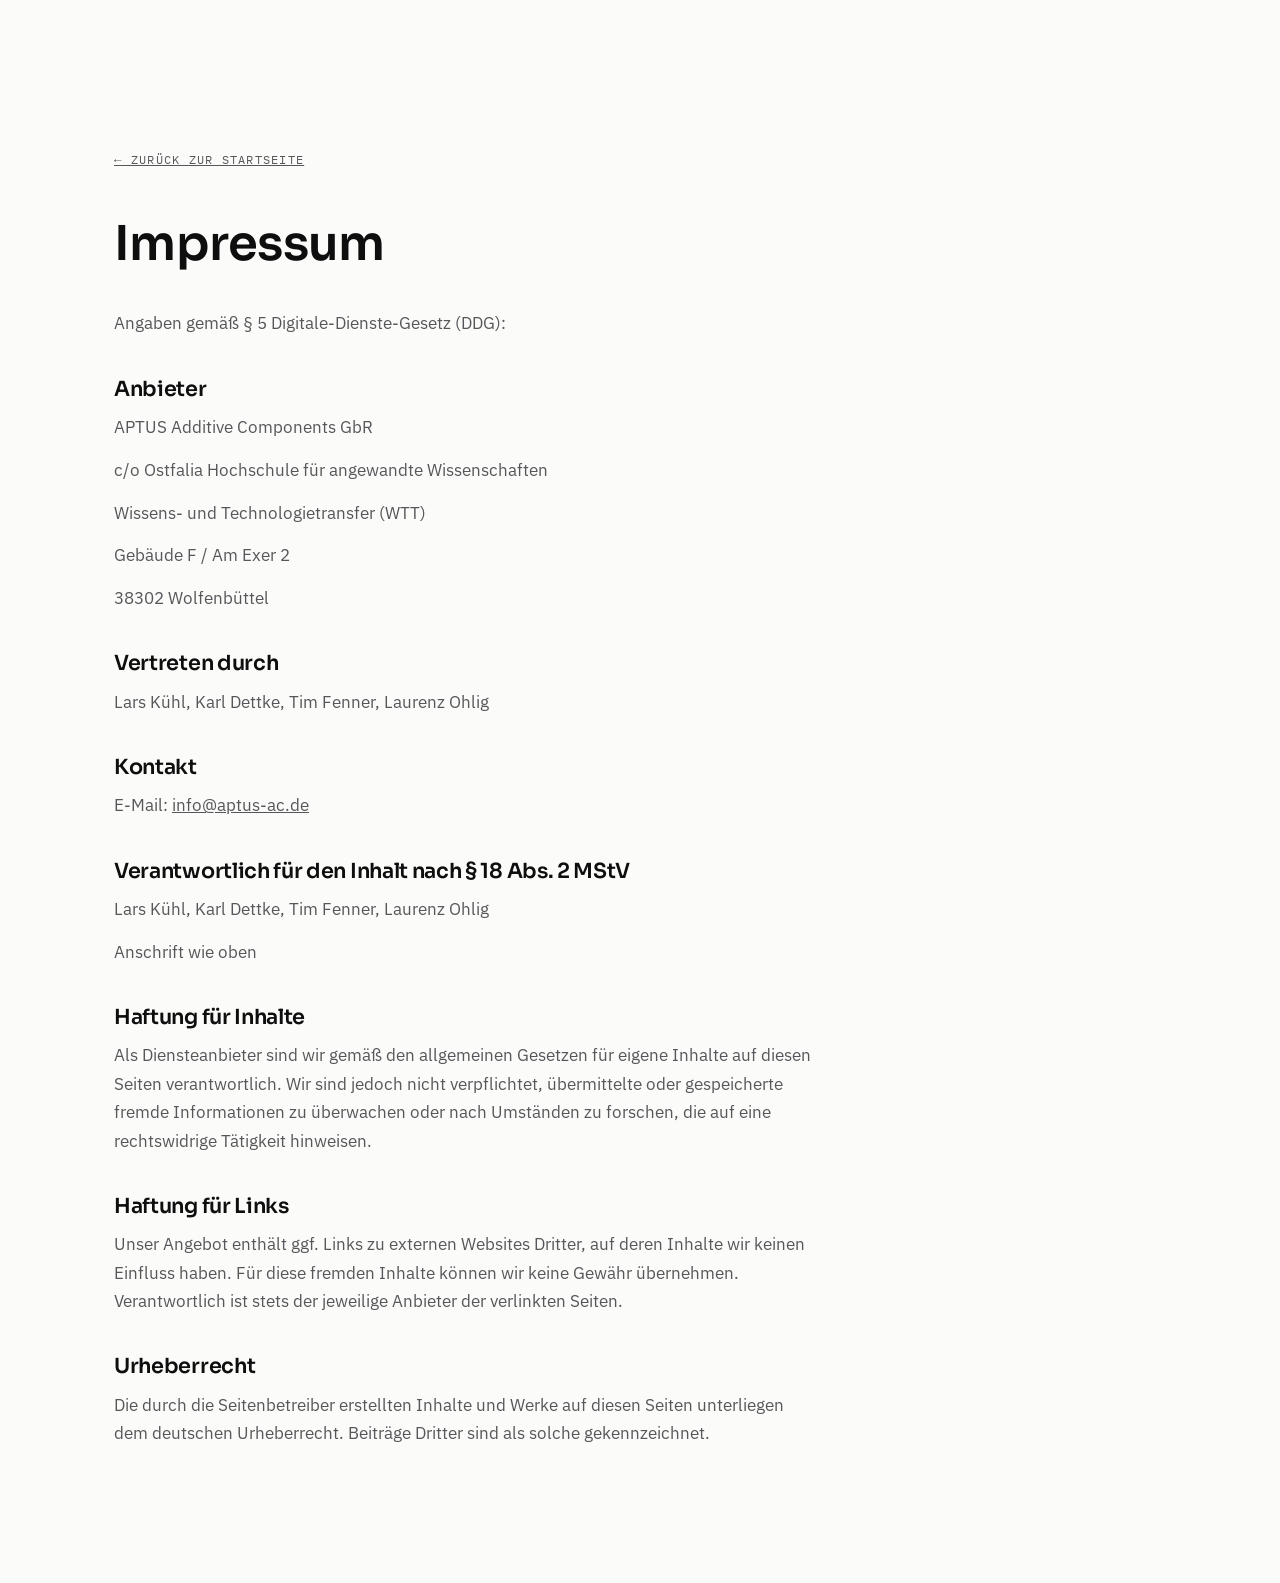
<file: impressum.html>
<!DOCTYPE html>
<html lang="de">
<head>
  <meta charset="UTF-8" />
  <meta name="viewport" content="width=device-width, initial-scale=1" />
  <title>Impressum · APTUS Additive Components</title>
  <meta name="robots" content="noindex" />
  <link rel="icon" href="images/logo.png" />
  <link rel="stylesheet" href="css/fonts.css" />

  <link rel="stylesheet" href="css/style.css" />
</head>
<body>
  <main class="wrap legal">
    <a href="index.html" class="back-link">&larr; Zurück zur Startseite</a>
    <h1>Impressum</h1>

    <p>Angaben gemäß § 5 Digitale-Dienste-Gesetz (DDG):</p>

    <h2>Anbieter</h2>
    <p>APTUS Additive Components GbR</p>
    <p>c/o Ostfalia Hochschule für angewandte Wissenschaften</p>
    <p>Wissens- und Technologietransfer (WTT)</p>
    <p>Gebäude F / Am Exer 2</p>
    <p>38302 Wolfenbüttel</p>

    <h2>Vertreten durch</h2>
    <p>Lars Kühl, Karl Dettke, Tim Fenner, Laurenz Ohlig</p>

    <h2>Kontakt</h2>
    <p>E-Mail: <a href="mailto:info@aptus-ac.de">info@aptus-ac.de</a></p>
    

    

    <h2>Verantwortlich für den Inhalt nach § 18 Abs. 2 MStV</h2>
    <p>Lars Kühl, Karl Dettke, Tim Fenner, Laurenz Ohlig</p>
    <p>Anschrift wie oben</p>

    <h2>Haftung für Inhalte</h2>
    <p>Als Diensteanbieter sind wir gemäß den allgemeinen Gesetzen für eigene Inhalte auf diesen Seiten verantwortlich. Wir sind jedoch nicht verpflichtet, übermittelte oder gespeicherte fremde Informationen zu überwachen oder nach Umständen zu forschen, die auf eine rechtswidrige Tätigkeit hinweisen.</p>

    <h2>Haftung für Links</h2>
    <p>Unser Angebot enthält ggf. Links zu externen Websites Dritter, auf deren Inhalte wir keinen Einfluss haben. Für diese fremden Inhalte können wir keine Gewähr übernehmen. Verantwortlich ist stets der jeweilige Anbieter der verlinkten Seiten.</p>

    <h2>Urheberrecht</h2>
    <p>Die durch die Seitenbetreiber erstellten Inhalte und Werke auf diesen Seiten unterliegen dem deutschen Urheberrecht. Beiträge Dritter sind als solche gekennzeichnet.</p>

    <p style="margin-top:2.5rem; font-size:.85rem; color:var(--ink-faint);"></p>
  </main>
</body>
</html>
</file>
<file: css/fonts.css>
/* APTUS – lokal eingebundene Schriften (DSGVO-konform) */
@font-face { font-family:"Sora"; font-style:normal; font-weight:500; font-display:swap; src:url("../fonts/sora-500.woff2") format("woff2"); }
@font-face { font-family:"Sora"; font-style:normal; font-weight:600; font-display:swap; src:url("../fonts/sora-600.woff2") format("woff2"); }
@font-face { font-family:"IBM Plex Sans"; font-style:normal; font-weight:300; font-display:swap; src:url("../fonts/ibm-plex-sans-300.woff2") format("woff2"); }
@font-face { font-family:"IBM Plex Sans"; font-style:normal; font-weight:400; font-display:swap; src:url("../fonts/ibm-plex-sans-400.woff2") format("woff2"); }
@font-face { font-family:"IBM Plex Mono"; font-style:normal; font-weight:400; font-display:swap; src:url("../fonts/ibm-plex-mono-400.woff2") format("woff2"); }
</file>
<file: css/style.css>
/* ============================================================
   APTUS – Additive Components
   Stylesheet · minimalistisch / technisch / Schwarz-Weiß
   ============================================================ */

/* ---- 1. Design-Tokens ---------------------------------- */
:root {
  --ink:        #0e0e0f;
  --ink-soft:   #57575b;
  --ink-faint:  #9a9a9e;
  --paper:      #fbfbf9;
  --paper-2:    #f1f0ec;
  --line:       rgba(14, 14, 15, .12);
  --line-soft:  rgba(14, 14, 15, .07);
  --accent:     #c4531c;            /* sehr sparsam: Hover / Pfeile      */

  --font-display: "Sora", sans-serif;
  --font-body:    "IBM Plex Sans", sans-serif;
  --font-mono:    "IBM Plex Mono", monospace;

  --maxw: 1180px;
  --pad:  clamp(1.25rem, 5vw, 4rem);

  --ease: cubic-bezier(.22, .61, .36, 1);
}

/* ---- 2. Reset ------------------------------------------ */
*, *::before, *::after { box-sizing: border-box; margin: 0; padding: 0; }
html { scroll-behavior: smooth; -webkit-text-size-adjust: 100%; }
body {
  font-family: var(--font-body);
  background: var(--paper);
  color: var(--ink);
  line-height: 1.65;
  font-size: clamp(1rem, .96rem + .2vw, 1.075rem);
  -webkit-font-smoothing: antialiased;
  overflow-x: hidden;
}
body.menu-open {
  overflow: hidden;
}
img { display: block; max-width: 100%; height: auto; }
a { color: inherit; text-decoration: none; }
ul { list-style: none; }

/* ---- 3. Hilfsklassen ----------------------------------- */
.wrap { width: 100%; max-width: var(--maxw); margin-inline: auto; padding-inline: var(--pad); }

.eyebrow {
  font-family: var(--font-mono);
  font-size: .72rem;
  letter-spacing: .26em;
  text-transform: uppercase;
  color: var(--ink-soft);
  display: inline-flex;
  align-items: center;
  gap: .6rem;
}
.eyebrow::before {
  content: "";
  width: 26px; height: 1px;
  background: var(--ink);
  display: inline-block;
}

h1, h2, h3 { font-family: var(--font-display); font-weight: 600; line-height: 1.08; letter-spacing: -.015em; }

.section { padding-block: clamp(4.5rem, 10vw, 8.5rem); position: relative; }
.section--alt { background: var(--paper-2); }

/* Sanfte Einblend-Animation beim Scrollen */
.reveal { opacity: 0; transform: translateY(26px); transition: opacity .9s var(--ease), transform .9s var(--ease); }
.reveal.is-visible { opacity: 1; transform: none; }

/* ---- 4. Kopfzeile / Navigation ------------------------- */
.site-header {
  position: fixed; inset: 0 0 auto 0; z-index: 50;
  display: flex; align-items: center; justify-content: space-between;
  padding: 1.1rem var(--pad);
  background: rgba(251, 251, 249, 0);
  transition: background .4s var(--ease), box-shadow .4s var(--ease), padding .4s var(--ease);
}
.site-header.is-stuck {
  background: rgba(251, 251, 249, .82);
  backdrop-filter: saturate(140%) blur(12px);
  box-shadow: 0 1px 0 var(--line);
  padding-block: .8rem;
}
.site-header .logo {
  display: inline-flex;
  align-items: center;
  gap: .75rem;
}
.site-header .logo img { height: 65px; width: auto; }

.nav { display: flex; align-items: center; gap: clamp(1.2rem, 3vw, 2.6rem); }
.nav a {
  font-family: var(--font-mono);
  font-size: .78rem;
  letter-spacing: .12em;
  text-transform: uppercase;
  color: var(--ink-soft);
  position: relative;
  transition: color .25s var(--ease);
}
.nav a::after {
  content: ""; position: absolute; left: 0; bottom: -6px;
  width: 0; height: 1px; background: var(--ink);
  transition: width .3s var(--ease);
}
.nav a:hover { color: var(--ink); }
.nav a:hover::after { width: 100%; }

.nav-toggle { display: none; background: none; border: 0; cursor: pointer; padding: .4rem; }
.nav-toggle span { display: block; width: 24px; height: 2px; background: var(--ink); margin: 5px 0; transition: transform .3s var(--ease), opacity .3s var(--ease); }

/* ---- 5. Hero ------------------------------------------- */
.hero {
  min-height: 100svh;
  display: flex; align-items: center;
  position: relative; overflow: hidden;
  padding-top: 6rem;
}
.hero-bg { position: absolute; inset: 0; z-index: 0; opacity: .9; }
.hero-bg svg { width: 100%; height: 100%; }
.hero-bg path { fill: none; stroke: var(--ink); stroke-width: 1; opacity: .14; }

.hero .wrap { position: relative; z-index: 2; }
.hero-inner { max-width: 880px; }
.hero h1 {
  font-size: clamp(2.4rem, 1.2rem + 5.4vw, 5.4rem);
  margin: 1.4rem 0 1.2rem;
}
.hero h1 em { font-style: italic; font-weight: 500; }
.hero .lede {
  font-size: clamp(1.05rem, 1rem + .5vw, 1.4rem);
  color: var(--ink-soft);
  max-width: 46ch;
  font-weight: 300;
}
.hero .spec {
  font-family: var(--font-mono);
  font-size: .8rem; letter-spacing: .1em;
  color: var(--ink); margin-top: 2.4rem;
  display: flex; flex-wrap: wrap; gap: .6rem 1.4rem;
}
.hero .spec span { display: inline-flex; align-items: center; gap: .5rem; }
.hero .spec span::before { content: "—"; color: var(--ink-faint); }

.btn {
  display: inline-flex; align-items: center; gap: .7rem;
  margin-top: 2.6rem;
  font-family: var(--font-mono); font-size: .82rem;
  letter-spacing: .12em; text-transform: uppercase;
  padding: .95rem 1.6rem;
  border: 1px solid var(--ink);
  background: var(--ink); color: var(--paper);
  transition: background .3s var(--ease), color .3s var(--ease), gap .3s var(--ease);
}
.btn:hover { background: transparent; color: var(--ink); gap: 1.1rem; }
.btn .arr { transition: transform .3s var(--ease); }
.btn:hover .arr { transform: translateX(4px); }

.scroll-cue {
  position: absolute; left: 50%; bottom: 2rem; transform: translateX(-50%);
  z-index: 2; font-family: var(--font-mono); font-size: .68rem;
  letter-spacing: .2em; text-transform: uppercase; color: var(--ink-faint);
  display: flex; flex-direction: column; align-items: center; gap: .6rem;
}
.scroll-cue .dot { width: 1px; height: 38px; background: linear-gradient(var(--ink-faint), transparent); animation: cue 2.4s var(--ease) infinite; }
@media (max-width: 860px) {
  .scroll-cue {
    bottom: calc(1.2rem + env(safe-area-inset-bottom));
  }
}
@media (max-width: 480px) {
  .scroll-cue {
    display: none;
  }
}
@keyframes cue { 0%,100% { transform: scaleY(.4); opacity: .4; transform-origin: top; } 50% { transform: scaleY(1); opacity: 1; transform-origin: top; } }

/* ---- 6. Sektionskopf ----------------------------------- */
.sec-head { max-width: 720px; margin-bottom: clamp(2.5rem, 5vw, 4rem); }
.sec-head h2 { font-size: clamp(1.9rem, 1.2rem + 2.6vw, 3.2rem); margin: 1rem 0 1.1rem; }
.sec-head p { color: var(--ink-soft); font-size: 1.1rem; font-weight: 300; }

/* ---- 7. Vision / Produkt ------------------------------- */
.vision-grid {
  display: grid; grid-template-columns: 1.1fr .9fr;
  gap: clamp(2rem, 5vw, 4.5rem); align-items: center;
}
.vision-claim {
  font-family: var(--font-display); font-weight: 500;
  font-size: clamp(1.5rem, 1.1rem + 1.8vw, 2.4rem);
  line-height: 1.25; letter-spacing: -.01em; margin-bottom: 1.6rem;
}
.vision-claim .arrow { color: var(--accent); font-style: normal; }
.vision-text p + p { margin-top: 1.1rem; color: var(--ink-soft); }

.vision-media { position: relative; }
.vision-media img { width: 100%; filter: grayscale(1) contrast(1.02); border: 1px solid var(--line); }
.vision-media figcaption {
  font-family: var(--font-mono); font-size: .7rem; letter-spacing: .12em;
  text-transform: uppercase; color: var(--ink-faint); margin-top: .8rem;
}

.features { display: grid; grid-template-columns: repeat(3, 1fr); gap: 0; margin-top: clamp(3rem, 6vw, 5rem); border-top: 1px solid var(--line); }
.feature { padding: 2rem 1.6rem 0; border-left: 1px solid var(--line); }
.feature:first-child { border-left: 0; padding-left: 0; }
.feature .num { font-family: var(--font-mono); font-size: .72rem; letter-spacing: .2em; color: var(--ink-faint); }
.feature h3 { font-size: 1.2rem; margin: .8rem 0 .5rem; }
.feature p { color: var(--ink-soft); font-size: .96rem; }

/* ---- 8. Team ------------------------------------------- */
.team-grid { display: grid; grid-template-columns: repeat(4, 1fr); gap: clamp(1.2rem, 2.5vw, 2rem); }
.member figure { overflow: hidden; }
.member img {
  width: 100%; aspect-ratio: 1; object-fit: cover;
  filter: grayscale(1) contrast(1.03);
  transition: filter .5s var(--ease), transform .6s var(--ease);
}
.member:hover img { filter: grayscale(0); transform: scale(1.03); }
.member .name { font-family: var(--font-display); font-weight: 600; margin-top: 1rem; font-size: 1.05rem; }
.member .role { font-family: var(--font-mono); font-size: .72rem; letter-spacing: .12em; text-transform: uppercase; color: var(--ink-faint); margin-top: .2rem; }

.advisor { margin-top: clamp(2.5rem, 5vw, 4rem); padding-top: clamp(2.5rem, 5vw, 4rem); border-top: 1px solid var(--line); display: flex; align-items: center; gap: clamp(1.5rem, 4vw, 3rem); flex-wrap: wrap; }
.advisor img { width: 120px; height: 120px; object-fit: cover; border-radius: 50%; filter: grayscale(1); }
.advisor .name { font-family: var(--font-display); font-weight: 600; font-size: 1.15rem; }
.advisor .role { font-family: var(--font-mono); font-size: .72rem; letter-spacing: .12em; text-transform: uppercase; color: var(--ink-faint); margin-top: .2rem; }

/* ---- 9. Kontakt / Formular ----------------------------- */
.contact-grid { display: grid; grid-template-columns: .85fr 1.15fr; gap: clamp(2rem, 5vw, 4.5rem); align-items: start; }
.contact-info p { color: var(--ink-soft); font-weight: 300; margin-bottom: 1.8rem; }
.contact-mail { font-family: var(--font-mono); font-size: 1.05rem; display: inline-flex; align-items: center; gap: .6rem; padding-bottom: 4px; border-bottom: 1px solid var(--ink); transition: color .25s var(--ease), border-color .25s var(--ease); }
.contact-mail:hover { color: var(--accent); border-color: var(--accent); }

.form-card { border: 1px solid var(--line); background: var(--paper); padding: clamp(1.5rem, 4vw, 2.5rem); }
.form-card .form-label { font-family: var(--font-mono); font-size: .72rem; letter-spacing: .18em; text-transform: uppercase; color: var(--ink-soft); margin-bottom: 1rem; }
/* Platzhalter, bis das Tally-Formular eingebettet ist */
.form-placeholder {
  border: 1px dashed var(--line); padding: 2.5rem 1.5rem; text-align: center;
  color: var(--ink-faint); font-family: var(--font-mono); font-size: .85rem; line-height: 1.8;
  background: repeating-linear-gradient(135deg, transparent, transparent 9px, var(--line-soft) 9px, var(--line-soft) 10px);
}
.form-iframe-wrap iframe { width: 100%; border: 0; }
.consent-note { font-size: .78rem; color: var(--ink-faint); margin-top: 1rem; line-height: 1.6; }
.consent-note a { text-decoration: underline; }

/* ---- 10. Fußzeile -------------------------------------- */
.site-footer { background: var(--ink); color: var(--paper); padding-block: clamp(3rem, 6vw, 5rem) 2rem; }
.footer-fund { background: #fff; border-radius: 6px; padding: 1.5rem 1.8rem; display: inline-block; margin-bottom: 3rem; }
.footer-fund .fund-label { font-family: var(--font-mono); font-size: .7rem; letter-spacing: .16em; text-transform: uppercase; color: var(--ink-soft); margin-bottom: 1rem; }
.footer-fund img { max-height: 140px; width: auto; }
.footer-main { display: flex; justify-content: space-between; align-items: flex-end; gap: 2rem; flex-wrap: wrap; border-top: 1px solid rgba(255,255,255,.14); padding-top: 2.2rem; }
.footer-main .logo img { height: 28px; }
.footer-links { display: flex; gap: 1.8rem; font-family: var(--font-mono); font-size: .76rem; letter-spacing: .08em; text-transform: uppercase; }
.footer-links a { color: rgba(255,255,255,.7); transition: color .25s var(--ease); }
.footer-links a:hover { color: #fff; }
.footer-copy { font-family: var(--font-mono); font-size: .72rem; color: rgba(255,255,255,.45); margin-top: 2rem; letter-spacing: .04em; }

/* ---- 11. Rechtsseiten (Impressum/Datenschutz) ---------- */
.legal { padding-top: 9rem; padding-bottom: 6rem; }
.legal h1 { font-size: clamp(2rem, 1.4rem + 2.4vw, 3rem); margin-bottom: 2.5rem; }
.legal h2 { font-size: 1.3rem; margin: 2.5rem 0 .8rem; }
.legal h3 { font-size: 1.05rem; margin: 1.6rem 0 .5rem; }
.legal p, .legal li { color: var(--ink-soft); max-width: 70ch; margin-bottom: .9rem; }
.legal ul { list-style: disc; padding-left: 1.3rem; }
.legal .placeholder { background: #fff6ed; border-left: 3px solid var(--accent); padding: .4rem .8rem; color: var(--accent); font-family: var(--font-mono); font-size: .85rem; }
.legal a { text-decoration: underline; }
.back-link { font-family: var(--font-mono); font-size: .78rem; letter-spacing: .1em; text-transform: uppercase; display: inline-flex; gap: .5rem; margin-bottom: 3rem; color: var(--ink-soft); }
.back-link:hover { color: var(--ink); }

/* ---- 12. Responsive ------------------------------------ */
@media (max-width: 860px) {
  .vision-grid, .contact-grid { grid-template-columns: 1fr; }
  .vision-media { order: -1; }
  .team-grid { grid-template-columns: repeat(2, 1fr); }
  .features { grid-template-columns: 1fr; }
  .feature { border-left: 0; border-top: 1px solid var(--line); padding: 1.6rem 0 0; }
  .feature:first-child { border-top: 0; }

  .nav {
    position: fixed; inset: 0 0 0 auto; right: 0; left: auto;
    width: min(78vw, 320px); height: 100vh;
    z-index: 55; overflow-y: auto;
    background: var(--paper); flex-direction: column; justify-content: center;
    align-items: flex-start; padding: 0 2.5rem; gap: 2rem;
    transform: translateX(100%); transition: transform .4s var(--ease);
    box-shadow: -20px 0 60px rgba(0,0,0,.08);
  }
  .nav.is-open { transform: none; }
  .nav a { font-size: 1rem; }
  .nav-toggle { display: block; z-index: 60; position: relative; }
  body.menu-open .nav-toggle span:nth-child(1) { transform: translateY(7px) rotate(45deg); }
  body.menu-open .nav-toggle span:nth-child(2) { opacity: 0; }
  body.menu-open .nav-toggle span:nth-child(3) { transform: translateY(-7px) rotate(-45deg); }
  .footer-main { align-items: flex-start; }
  .footer-fund img { max-height: 90px; }
  .footer-links { flex-wrap: wrap; gap: 1rem; }
  .footer-links a { white-space: nowrap; }
}
@media (max-width: 480px) {
  .team-grid { grid-template-columns: 1fr 1fr; }
}

/* ---- 13. Reduzierte Bewegung --------------------------- */
@media (prefers-reduced-motion: reduce) {
  *, *::before, *::after { animation: none !important; transition: none !important; }
  .reveal { opacity: 1; transform: none; }
}
</file>
